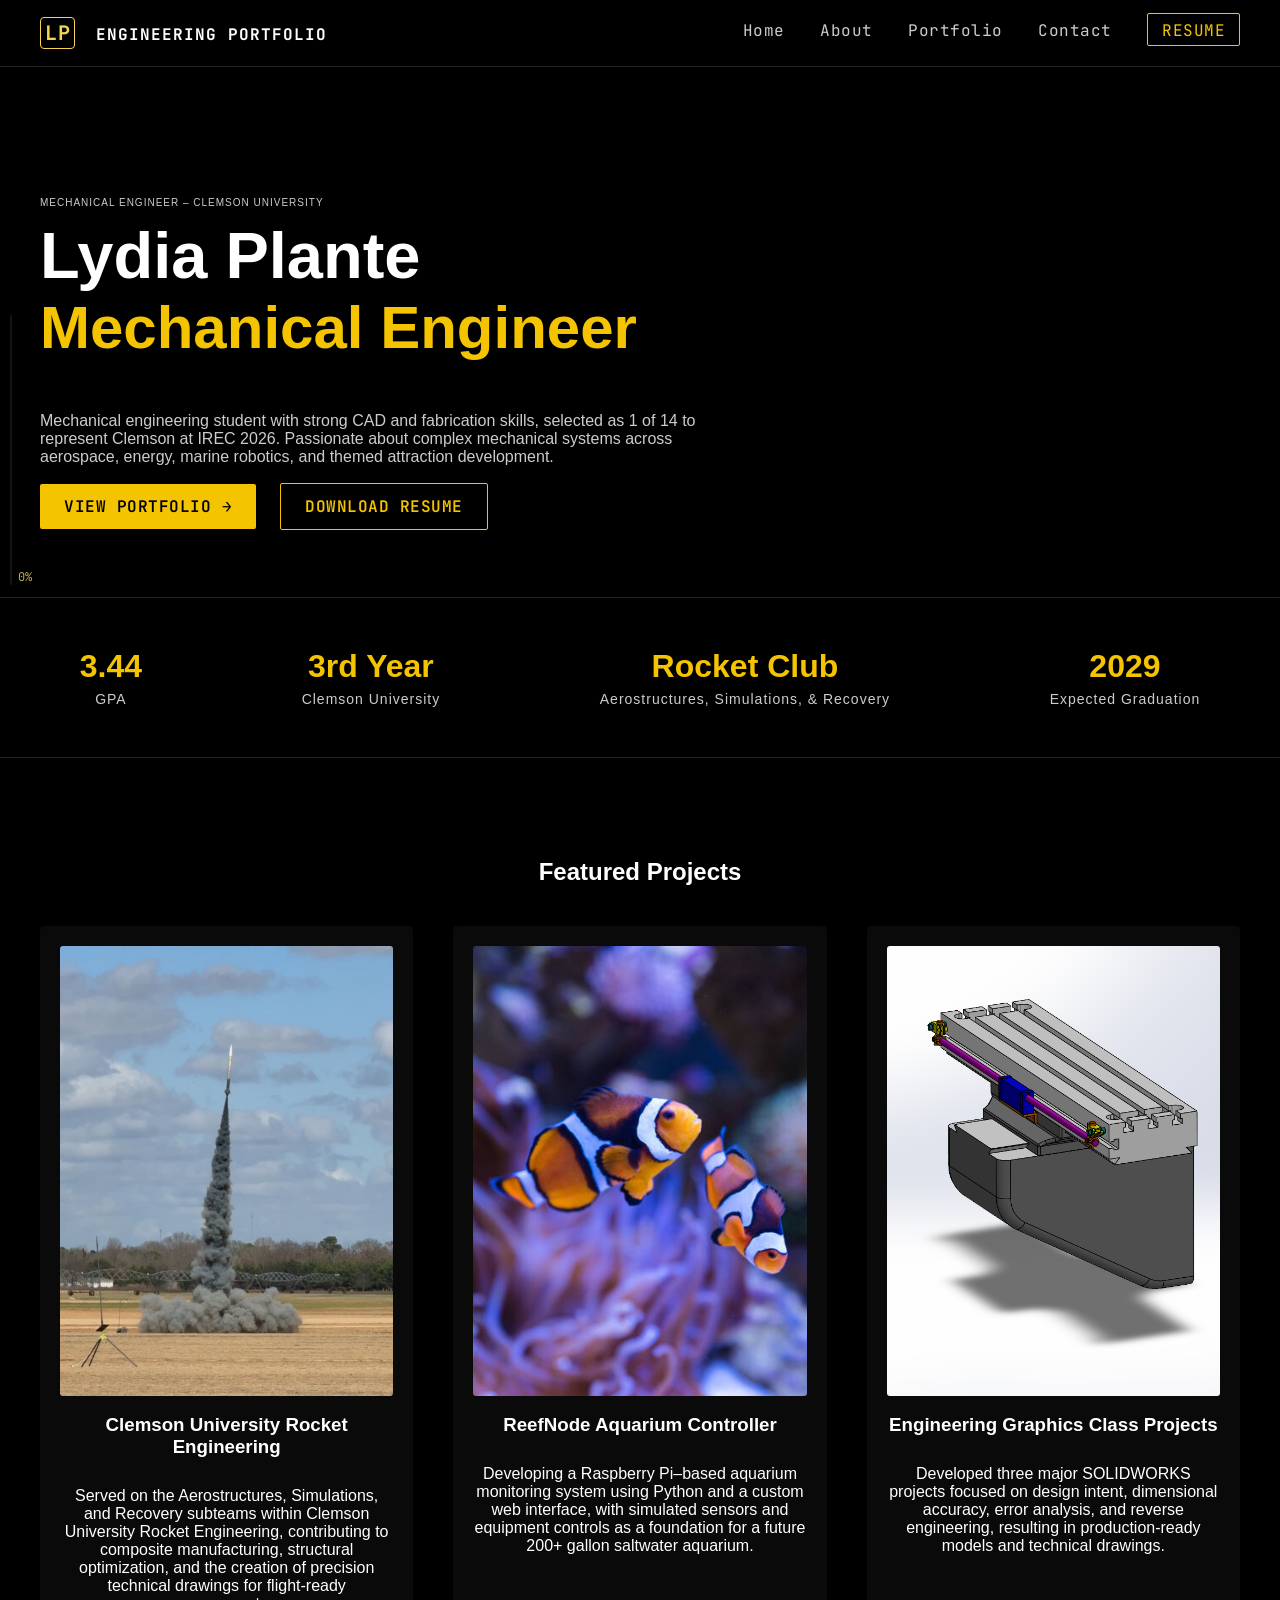
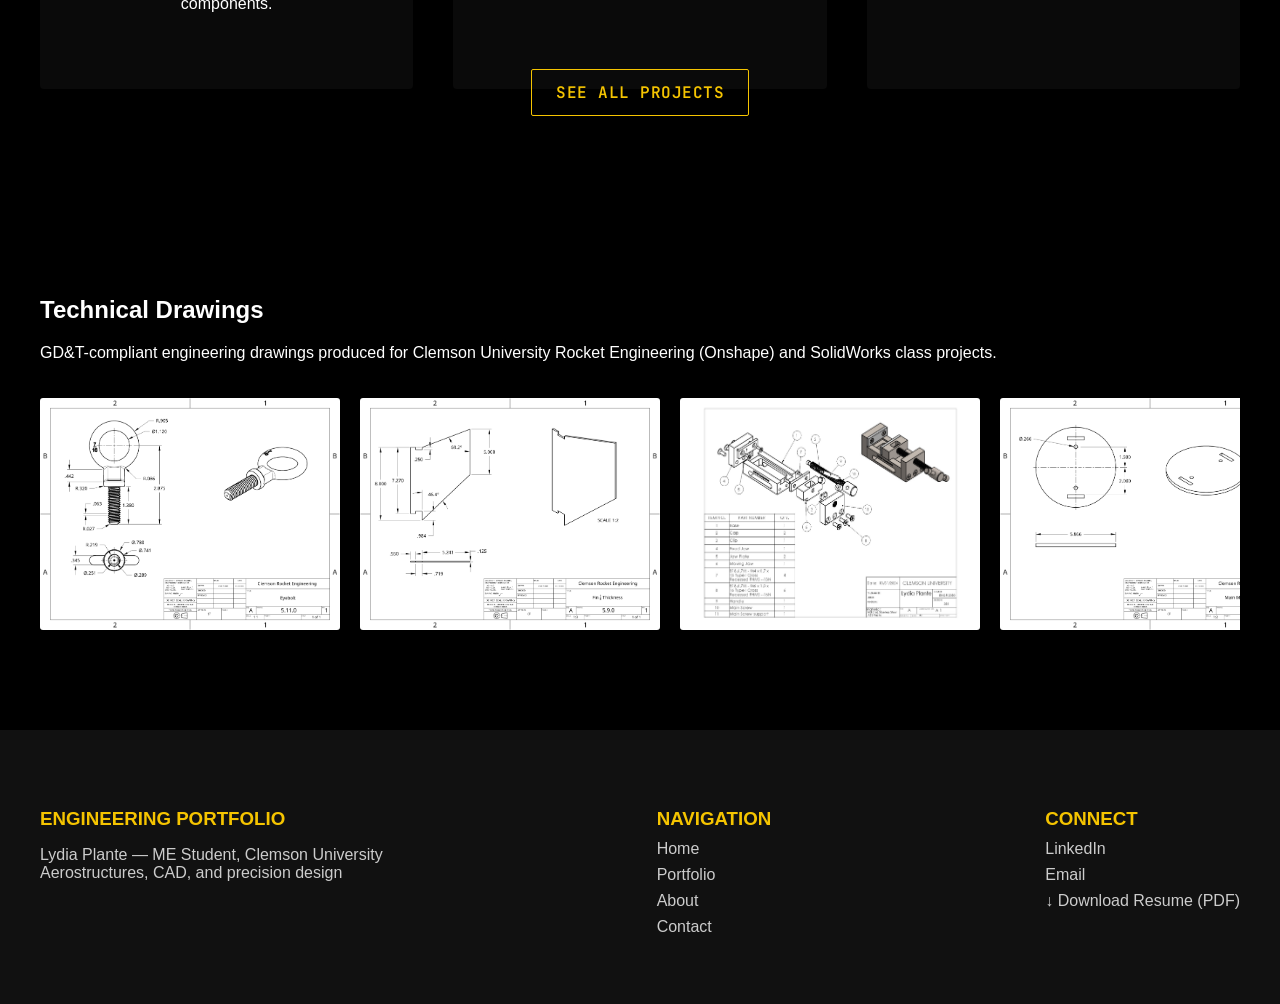
<file: index.html>
<!DOCTYPE html>
<html lang="en">
<head>
  <meta charset="UTF-8">
  <title>Lydia Plante – Engineering Portfolio</title>
  <link href="https://fonts.googleapis.com/css2?family=JetBrains+Mono:wght@400;500;700&display=swap" rel="stylesheet">
  <link rel="stylesheet" href="style.css">
</head>

<body>
<div id="v-progress-container">
  <div id="v-progress-bar"></div>
  <div id="v-progress-label">0%</div>
</div>


  <!-- HEADER / NAV -->
  <header class="nav">
  <div class="nav-left">
  <span class="lp-logo">LP</span> ENGINEERING PORTFOLIO
</div>
    <nav class="nav-right">
  <a class="nav-link" href="index.html">Home</a>
  <a class="nav-link" href="about.html">About</a>
  <a class="nav-link" href="portfolio.html">Portfolio</a>
  <a class="nav-link" href="contact.html">Contact</a>
  <a class="resume-btn" href="LP Resume 10_20_2026.pdf">RESUME</a>
</nav>
  </header>

  <!-- HERO SECTION -->
  <section class="hero">
    <p class="subheading">MECHANICAL ENGINEER – CLEMSON UNIVERSITY</p>
    <h1 class="name">Lydia Plante</h1>
    <h2 class="title">Mechanical Engineer</h2>

    <p class="description">
      Mechanical engineering student with strong CAD and fabrication skills, selected as 1 of 14 to represent Clemson at IREC 2026. Passionate about complex mechanical systems across aerospace, energy, marine robotics, and themed attraction development.
    </p>

    <div class="hero-buttons">
      <a class="btn-primary" href="portfolio.html">VIEW PORTFOLIO →</a>
      <a class="btn-outline" href="LP Resume 10_20_2026.pdf">DOWNLOAD RESUME</a>
    </div>
  </section>

  <!-- STATS ROW -->
  <section class="stats">
  <div class="stat-item">
    <div class="stat-value">3.44</div>
    <div class="stat-label">GPA</div>
  </div>

  <div class="stat-item">
    <div class="stat-value">3rd Year</div>
    <div class="stat-label">Clemson University</div>
  </div>

  <div class="stat-item">
    <div class="stat-value">Rocket Club</div>
    <div class="stat-label">Aerostructures, Simulations, & Recovery</div>
  </div>

  <div class="stat-item">
    <div class="stat-value">2029</div>
    <div class="stat-label">Expected Graduation</div>
  </div>
</section>

  <!-- FEATURED PROJECTS -->
  <section class="featured-projects" id="portfolio">
    <h2>Featured Projects</h2>

    <div class="project-grid">
      <div class="project-card">
        <img src="Visuals/testlaunch.jpg" alt="Rocket Engineering">
        <h3>Clemson University Rocket Engineering</h3>
        <p>Served on the Aerostructures, Simulations, and Recovery subteams within Clemson University Rocket Engineering, contributing to composite manufacturing, structural optimization, and the creation of precision technical drawings for flight‑ready components.
        </p>
      </div>

      <div class="project-card">
        <img src="Visuals/clown-fish.jpg" alt="Emperor Angelfish">
        <h3>ReefNode Aquarium Controller</h3>
        <p>Developing a Raspberry Pi–based aquarium monitoring system using Python and a custom web interface, with simulated sensors and equipment controls as a foundation for a future 200+ gallon saltwater aquarium.
        </p>
      </div>

      <div class="project-card">
        <img src="Visuals/Solidworks Table.png" alt="SOLIDWORKS Class">
        <h3>Engineering Graphics Class Projects</h3>
        <p>Developed three major SOLIDWORKS projects focused on design intent, dimensional accuracy, error analysis, and reverse engineering, resulting in production‑ready models and technical drawings.
        </p>
      </div>
    </div>

    <a class="btn-outline see-all" href="portfolio.html">SEE ALL PROJECTS</a>

  </section>

  <!-- TECHNICAL DRAWINGS -->
  <section class="technical-drawings">
    <h2>Technical Drawings</h2>
    <p>
      GD&T-compliant engineering drawings produced for Clemson University Rocket Engineering (Onshape) and
      SolidWorks class projects.
    </p>

<div class="drawing-carousel">
  <img src="Visuals/Eyebolt.png">
  <img src="Visuals/Fin 1-8 Thickness.png">
  <img src="Visuals/lmplant-P2-assembly-drawing.JPG">
  <img src="Visuals/Main_Middle_Bulkhead.png">
  <img src="Visuals/Motor Centering Ring.png">
  <img src="Visuals/Plate BlueRaven.png">
  <img src="Visuals/flangenut.png">
  <img src="Visuals/Plate Featherweight.png">
</div>

  </section>

  <!-- FOOTER -->
<footer class="footer">
  <div class="footer-column">
    <h3>ENGINEERING PORTFOLIO</h3>
    <p>
      Lydia Plante — ME Student, Clemson University<br>
      Aerostructures, CAD, and precision design
    </p>
  </div>

  <div class="footer-column">
    <h3>NAVIGATION</h3>
    <a href="index.html">Home</a>
    <a href="portfolio.html">Portfolio</a>
    <a href="about.html">About</a>
    <a href="contact.html">Contact</a>
  </div>

  <div class="footer-column">
    <h3>CONNECT</h3>
    <a href="https://www.linkedin.com/in/lydiaplante/" target="_blank">LinkedIn</a>
    <a href="mailto:lydia.plante@gmail.com">Email</a>
    <a href="LP Resume 10_20_2026.pdf" target="_blank">↓ Download Resume (PDF)</a>
  </div>
</footer>

<div id="scroll-top-btn">↑</div>

<!-- Scroll Progress Bar Animation -->
<script>
  window.addEventListener("scroll", () => {
    const scrollTop = window.scrollY;
    const docHeight = document.body.scrollHeight - window.innerHeight;
    const progress = scrollTop / docHeight;

    const bar = document.getElementById("v-progress-bar");
    const label = document.getElementById("v-progress-label");

    const percent = Math.round(progress * 100);

    bar.style.height = percent + "%";
    label.style.bottom = percent + "%";
    label.textContent = percent + "%";
  });
</script>

<script>
  const scrollBtn = document.getElementById("scroll-top-btn");

  window.addEventListener("scroll", () => {
    if (window.scrollY > 300) {
      scrollBtn.classList.add("visible");
    } else {
      scrollBtn.classList.remove("visible");
    }
  });

  scrollBtn.addEventListener("click", () => {
    window.scrollTo({
      top: 0,
      behavior: "smooth"
    });
  });
</script>

</body>
</html>
</file>
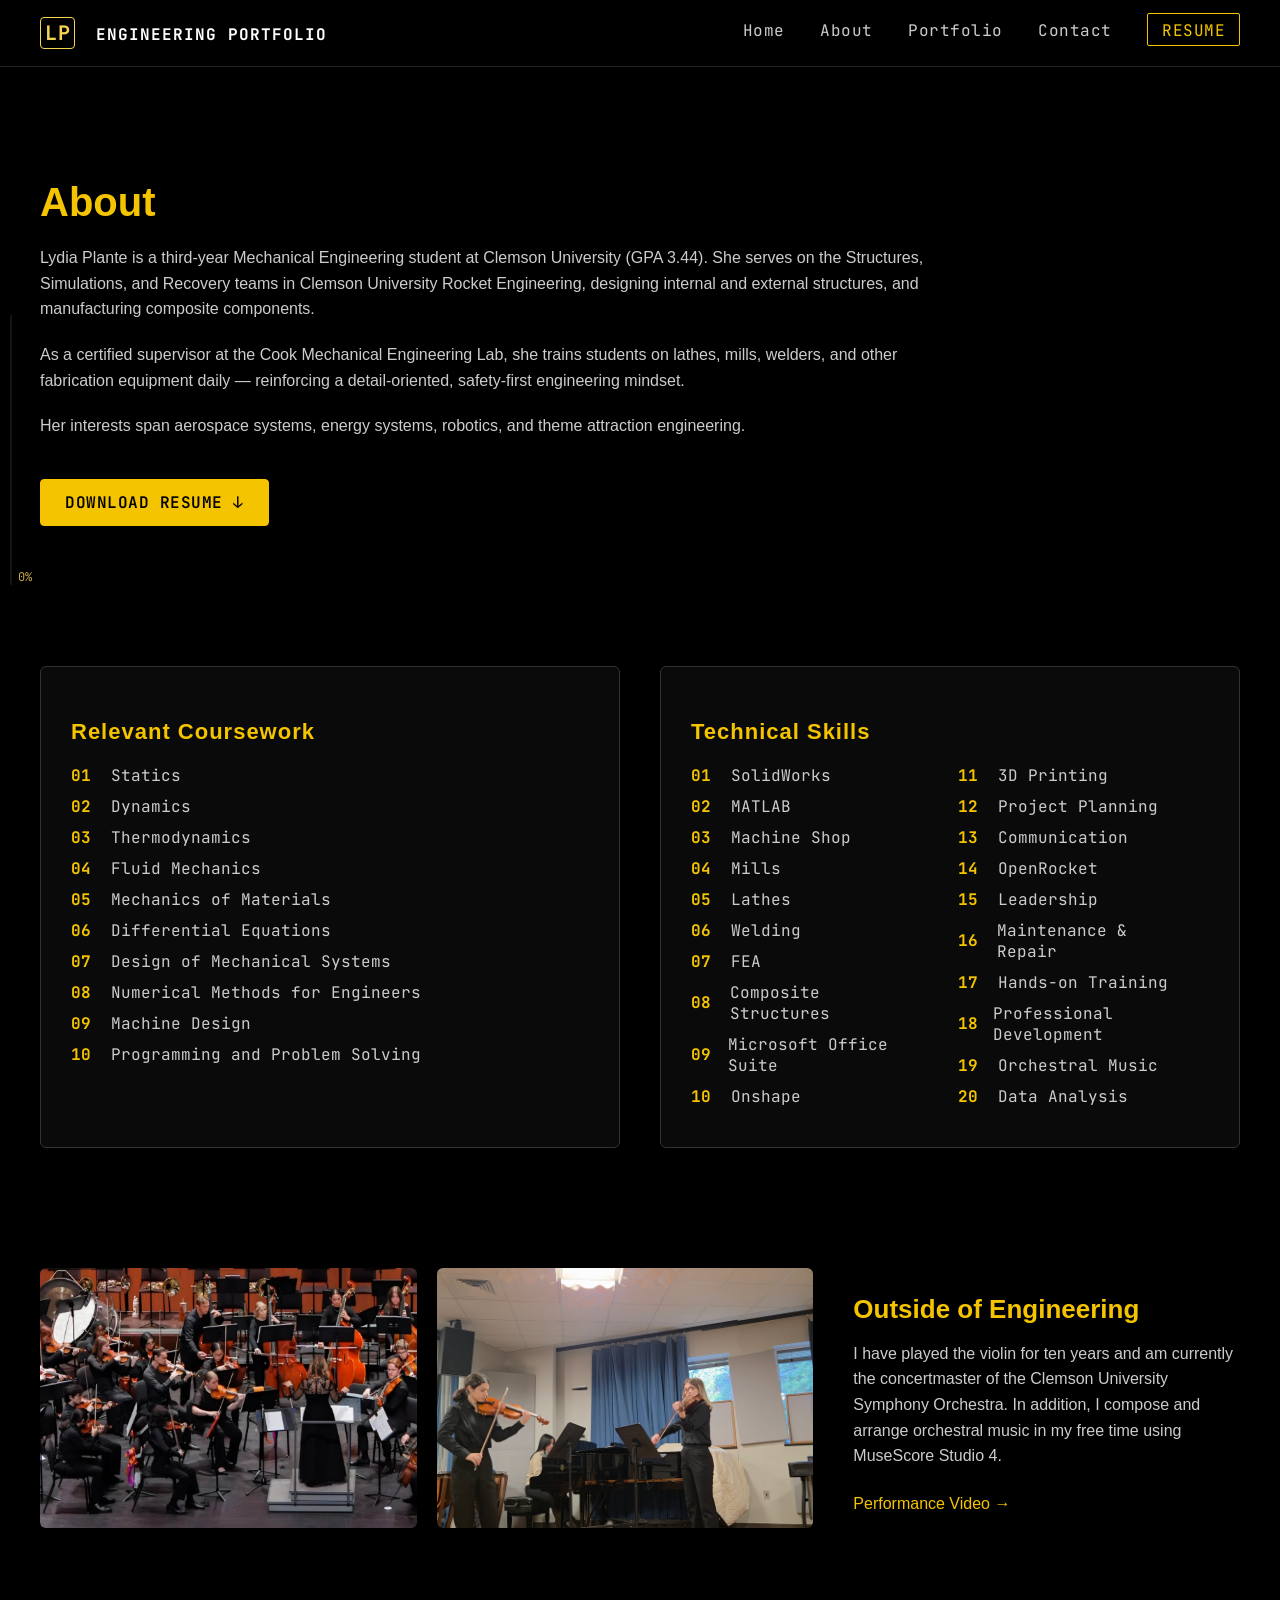
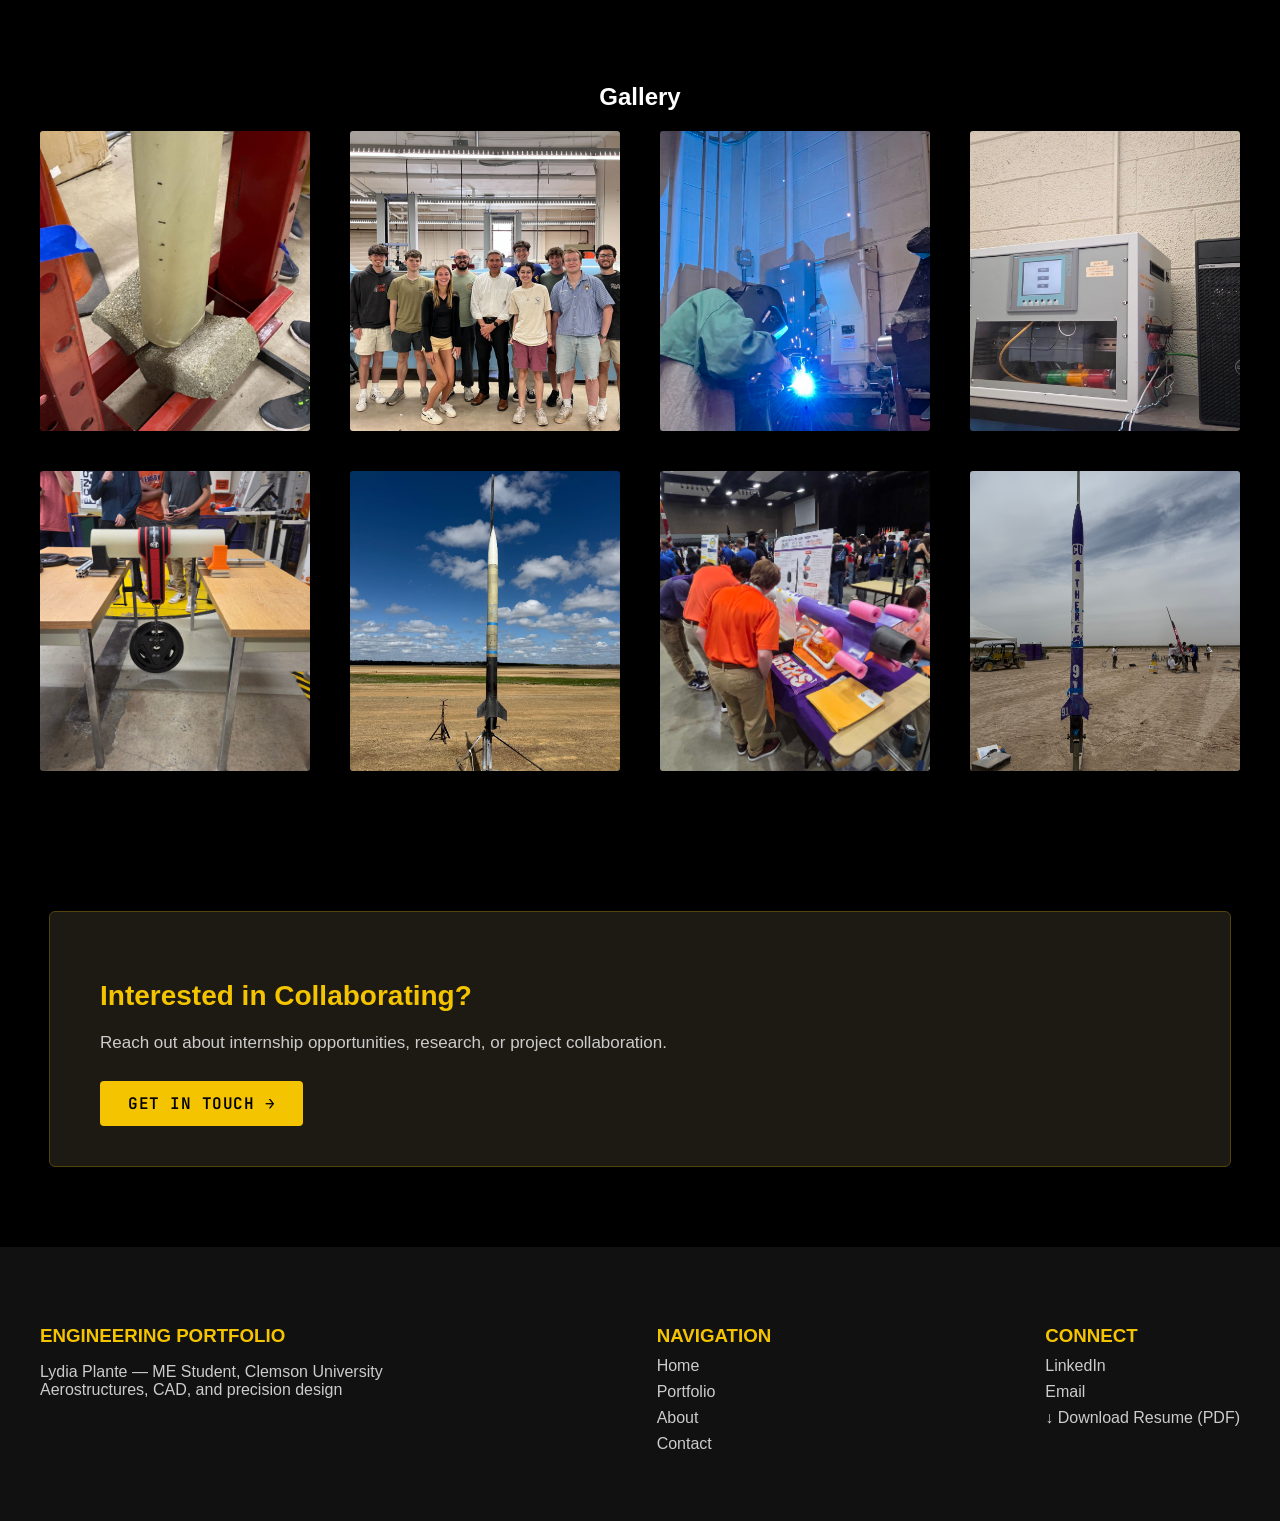
<file: about.html>
<!DOCTYPE html>
<html lang="en">
<head>
  <meta charset="UTF-8">
  <title>About – Lydia Plante</title>
  <link href="https://fonts.googleapis.com/css2?family=JetBrains+Mono:wght@400;500;700&display=swap" rel="stylesheet">
  <link rel="stylesheet" href="style.css">
</head>

<body>
  <div id="v-progress-container">
  <div id="v-progress-bar"></div>
  <div id="v-progress-label">0%</div>
</div>

  <!-- NAVIGATION (same as homepage) -->
  <header class="nav">
  <div class="nav-left">
  <span class="lp-logo">LP</span> ENGINEERING PORTFOLIO
</div>
    <nav class="nav-right">
      <a class="nav-link" href="index.html">Home</a>
      <a class="nav-link" href="about.html">About</a>
      <a class="nav-link" href="portfolio.html">Portfolio</a>
      <a class="nav-link" href="contact.html">Contact</a>
      <a class="resume-btn" href="LP Resume 10_20_2026.pdf" target="_blank">RESUME</a>
    </nav>
  </header>

  <!-- ABOUT SECTION -->
  <section class="about">
    <h2>About</h2>

    <p>
      Lydia Plante is a third-year Mechanical Engineering student at Clemson University (GPA 3.44).
      She serves on the Structures, Simulations, and Recovery teams in Clemson University Rocket Engineering,
      designing internal and external structures, and manufacturing composite components.
    </p>

    <p>
      As a certified supervisor at the Cook Mechanical Engineering Lab, she trains students on lathes, mills,
      welders, and other fabrication equipment daily — reinforcing a detail-oriented, safety-first engineering mindset.
    </p>

    <p>
      Her interests span aerospace systems, energy systems, robotics, and theme attraction engineering.
    </p>

    <a class="about-resume-btn" href="LP Resume 10_20_2026.pdf" target="_blank">
      DOWNLOAD RESUME ↓
    </a>
  </section>

  <section class="coursework-skills">
  
  <div class="info-box">
    <h3>Relevant Coursework</h3>
    <ul>
      <li><span>01</span> Statics</li>
      <li><span>02</span> Dynamics</li>
      <li><span>03</span> Thermodynamics</li>
      <li><span>04</span> Fluid Mechanics</li>
      <li><span>05</span> Mechanics of Materials</li>
      <li><span>06</span> Differential Equations</li>
      <li><span>07</span> Design of Mechanical Systems</li>
      <li><span>08</span> Numerical Methods for Engineers</li>
      <li><span>09</span> Machine Design</li>
      <li><span>10</span> Programming and Problem Solving</li>
    </ul>
  </div>

  <div class="info-box">
    <h3>Technical Skills</h3>
    <ul class="two-col">
      <li><span>01</span> SolidWorks</li>
      <li><span>02</span> MATLAB</li>
      <li><span>03</span> Machine Shop</li>
      <li><span>04</span> Mills</li>
      <li><span>05</span> Lathes</li>
      <li><span>06</span> Welding</li>
      <li><span>07</span> FEA</li>
      <li><span>08</span> Composite Structures</li>
      <li><span>09</span> Microsoft Office Suite</li>
      <li><span>10</span> Onshape</li>
      <li><span>11</span> 3D Printing</li>
      <li><span>12</span> Project Planning</li>
      <li><span>13</span> Communication</li>
      <li><span>14</span> OpenRocket</li>
      <li><span>15</span> Leadership</li>
      <li><span>16</span> Maintenance & Repair</li>
      <li><span>17</span> Hands-on Training</li>
      <li><span>18</span> Professional Development</li>
      <li><span>19</span> Orchestral Music</li>
      <li><span>20</span> Data Analysis</li>
    </ul>
  </div>

</section>

<!-- OUTSIDE OF ENGINEERING -->
 <section class="outside-engineering">

  <div class="outside-grid">

    <div class="outside-images">
      <img src="Visuals/orchestra1.jpg" alt="">
      <img src="Visuals/orchestra2.jpg" alt="">
    </div>

    <div class="outside-text">
      <h3>Outside of Engineering</h3>
      <p>
        I have played the violin for ten years and am currently the concertmaster
        of the Clemson University Symphony Orchestra. In addition, I compose and arrange
        orchestral music in my free time using MuseScore Studio 4.
      </p>
      <a class="report-link" href="https://youtu.be/G04b_4TeErg" target="_blank">
  Performance Video →
</a>
    </div>

  </div>

</section>

  <!-- IMAGE GRID -->
  <section class="image-grid-section">
    <h1>Gallery</h1>
    <div class="image-grid">
      <img src="Visuals/hydraulic.jpg">
      <img src="Visuals/groupsup.jpg">
      <img src="Visuals/welding.jpg">
      <img src="Visuals/HMI.jpg">
      <img src="Visuals/weighttest.jpg">
      <img src="Visuals/rocketset.jpg">
      <img src="Visuals/irectabling.jpg">
      <img src="Visuals/comprocket.jpg">
    </div>
  </section>

  <section class="collab-cta">
  <div class="collab-box">
    <h3>Interested in Collaborating?</h3>
    <p>
      Reach out about internship opportunities, research, or project collaboration.
    </p>
    <a class="collab-btn" href="contact.html">GET IN TOUCH →</a>
  </div>
</section>

  <!-- FOOTER -->
  <footer class="footer">
    <div class="footer-column">
      <h3>ENGINEERING PORTFOLIO</h3>
      <p>
        Lydia Plante — ME Student, Clemson University<br>
        Aerostructures, CAD, and precision design
      </p>
    </div>

    <div class="footer-column">
      <h3>NAVIGATION</h3>
      <a href="index.html">Home</a>
      <a href="portfolio.html">Portfolio</a>
      <a href="about.html">About</a>
      <a href="contact.html">Contact</a>
    </div>

    <div class="footer-column">
      <h3>CONNECT</h3>
      <a href="https://www.linkedin.com/in/lydiaplante/" target="_blank">LinkedIn</a>
      <a href="mailto:lydia.plante@gmail.com">Email</a>
      <a href="LP Resume 10_20_2026.pdf" target="_blank">↓ Download Resume (PDF)</a>
    </div>
  </footer>

<div id="scroll-top-btn">↑</div>

<!-- Scroll Progress Bar Animation -->
<script>
  window.addEventListener("scroll", () => {
    const scrollTop = window.scrollY;
    const docHeight = document.body.scrollHeight - window.innerHeight;
    const progress = scrollTop / docHeight;

    const bar = document.getElementById("v-progress-bar");
    const label = document.getElementById("v-progress-label");

    const percent = Math.round(progress * 100);

    bar.style.height = percent + "%";
    label.style.bottom = percent + "%";
    label.textContent = percent + "%";
  });
</script>

<script>
  const scrollBtn = document.getElementById("scroll-top-btn");

  window.addEventListener("scroll", () => {
    if (window.scrollY > 300) {
      scrollBtn.classList.add("visible");
    } else {
      scrollBtn.classList.remove("visible");
    }
  });

  scrollBtn.addEventListener("click", () => {
    window.scrollTo({
      top: 0,
      behavior: "smooth"
    });
  });
</script>

</body>
</html>
</file>
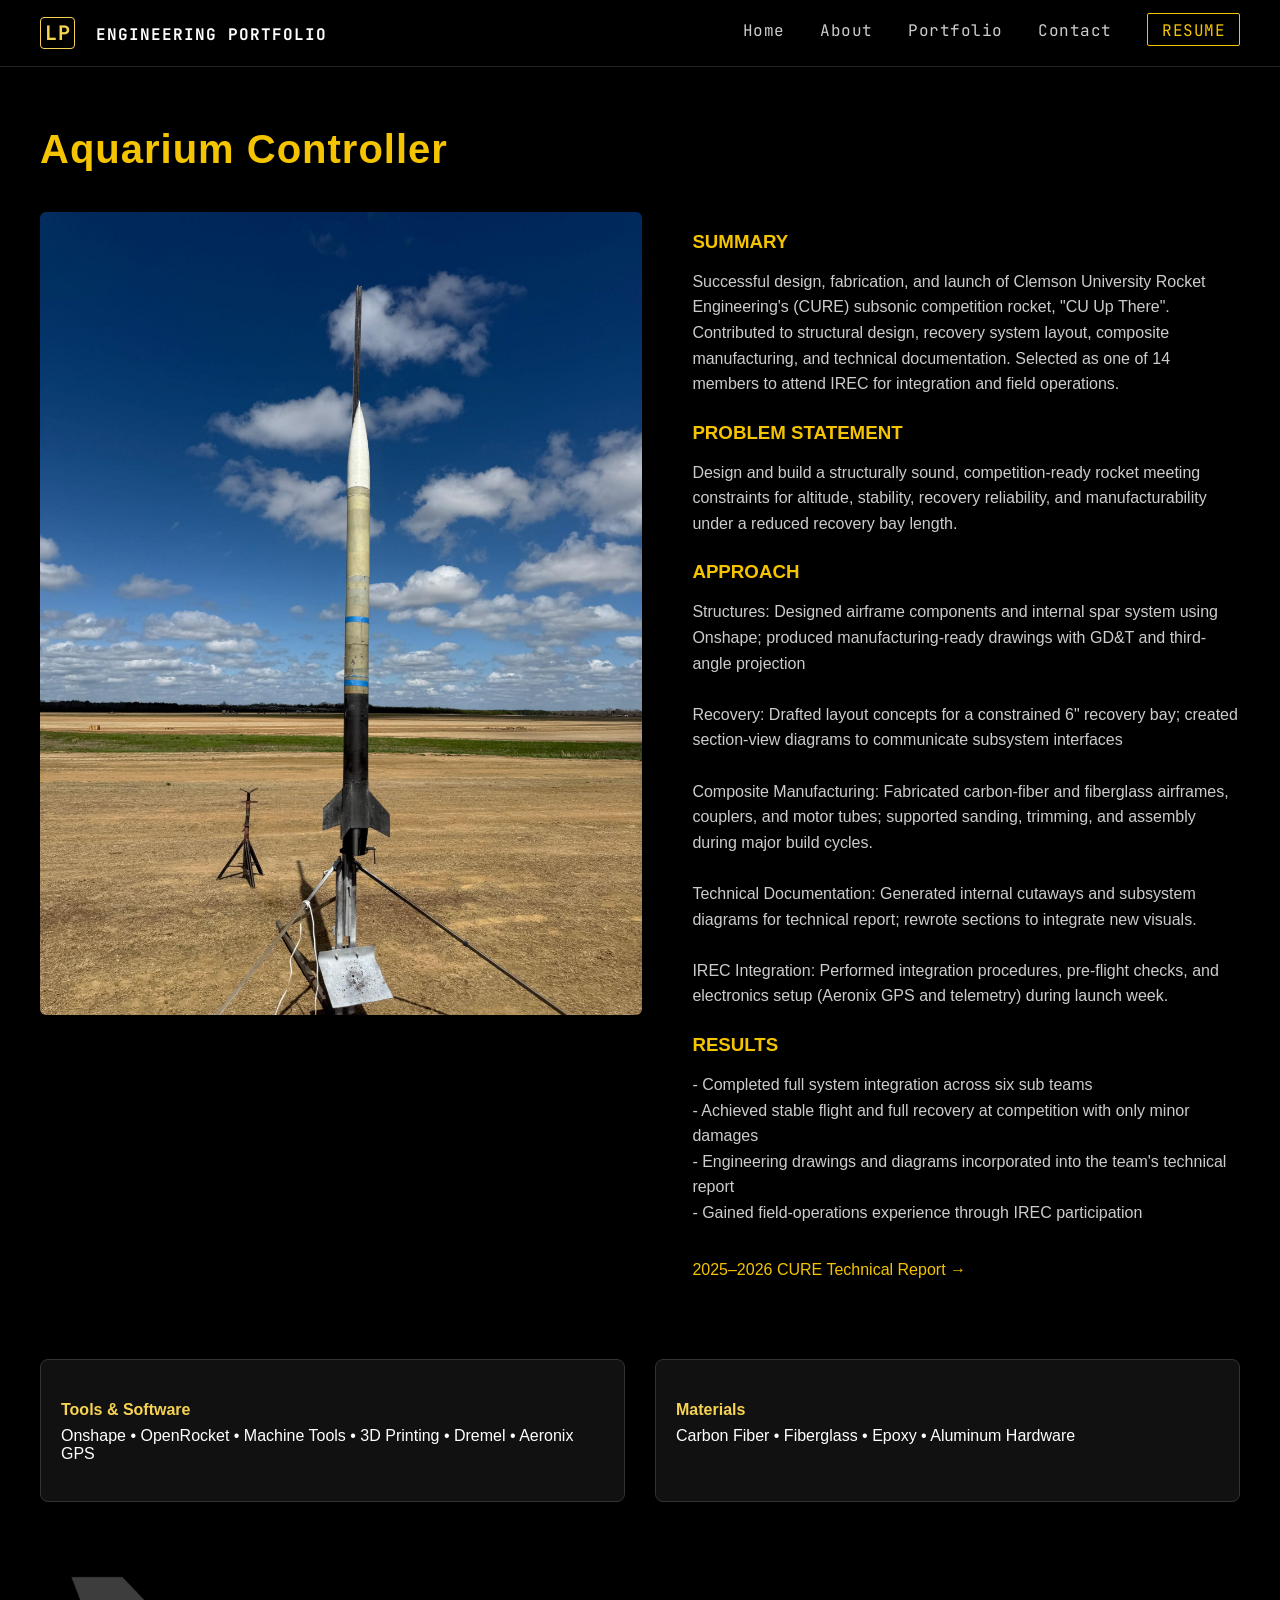
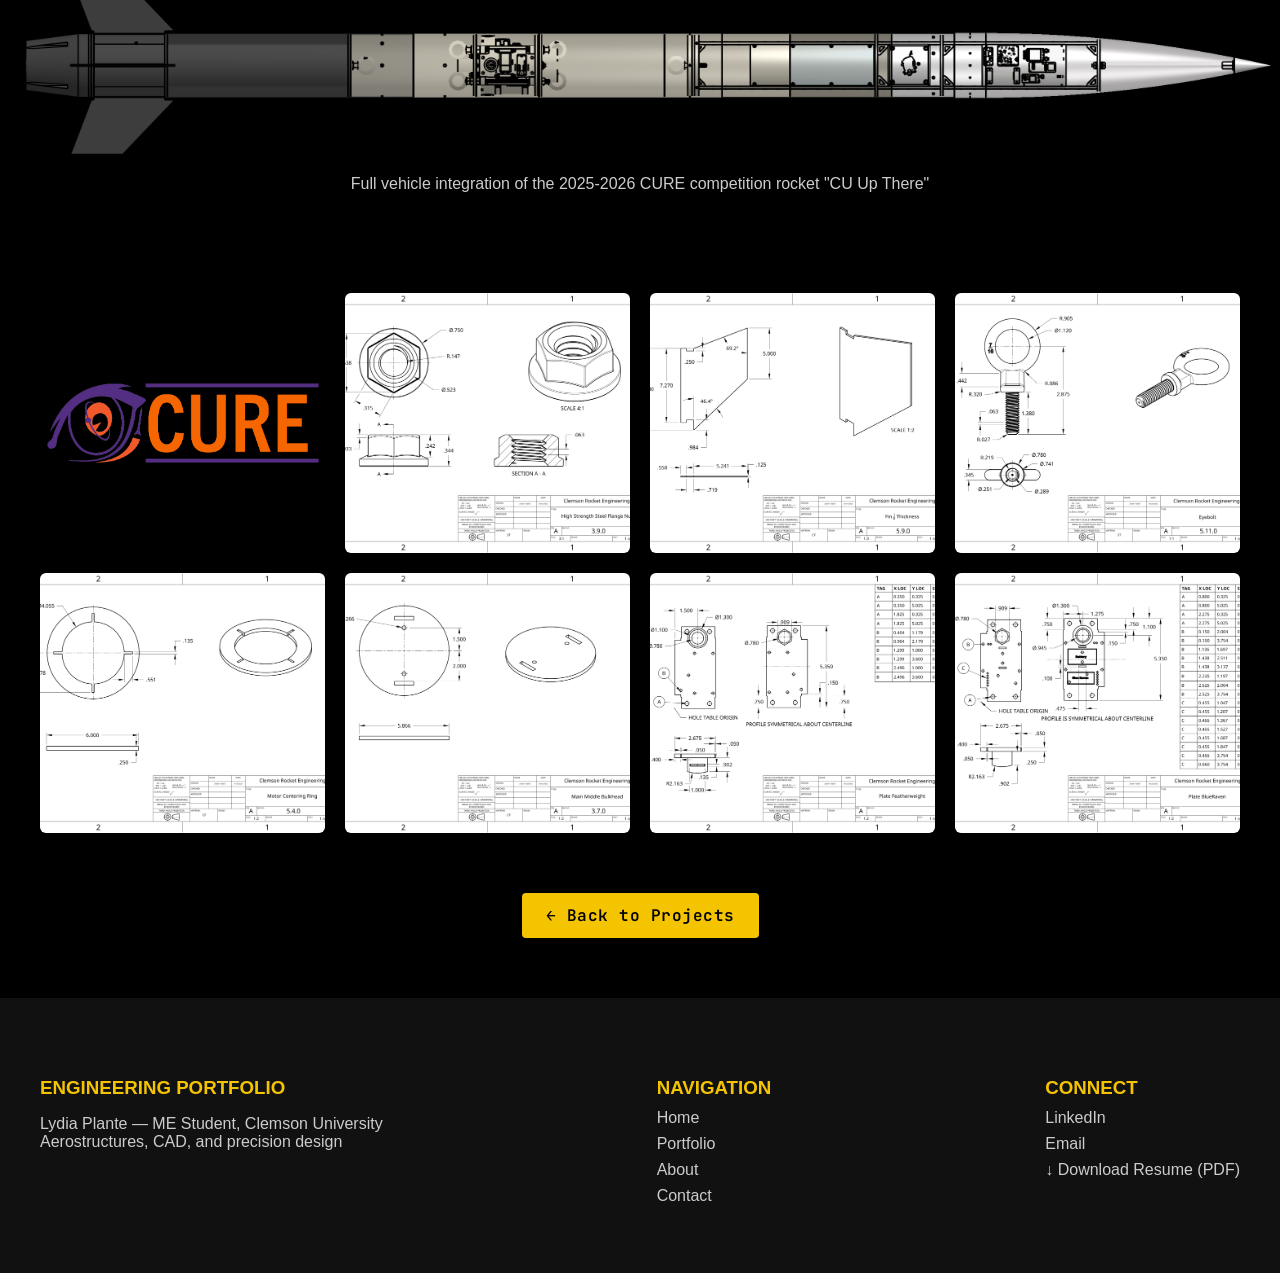
<file: AquaController.html>
<!DOCTYPE html>
<html lang="en">
<head>
  <meta charset="UTF-8">
  <title>Aquarium Controller</title>
  <link href="https://fonts.googleapis.com/css2?family=JetBrains+Mono:wght@400;500;700&display=swap" rel="stylesheet">
  <link rel="stylesheet" href="style.css">
</head>

<body>

  <!-- NAVIGATION -->
  <header class="nav">
  <div class="nav-left">
  <span class="lp-logo">LP</span> ENGINEERING PORTFOLIO
</div>
    <nav class="nav-right">
      <a class="nav-link" href="index.html">Home</a>
      <a class="nav-link" href="about.html">About</a>
      <a class="nav-link" href="portfolio.html">Portfolio</a>
      <a class="nav-link" href="contact.html">Contact</a>
      <a class="resume-btn" href="LP Resume 10_20_2026.pdf" target="_blank">RESUME</a>
    </nav>
  </header>

  <section class="project-header">
  <h1>Aquarium Controller</h1>
</section>

  <!-- TOP SPLIT SECTION -->
<section class="project-split">

  <div class="project-split-left">
    <img src="Visuals/rocketset.jpg" alt="Rocket Launch">
  </div>

  <div class="project-split-right">

    <div class="project-section">
      <h3>SUMMARY</h3>
      <p>
        Successful design, fabrication, and launch of Clemson University Rocket Engineering's (CURE) subsonic
        competition rocket, "CU Up There". Contributed to structural design, recovery system
        layout, composite manufacturing, and technical documentation. Selected as one of 14
        members to attend IREC for integration and field operations.
      </p>
    </div>

    <div class="project-section">
      <h3>PROBLEM STATEMENT</h3>
      <p>
        Design and build a structurally sound, competition-ready rocket meeting constraints for
        altitude, stability, recovery reliability, and manufacturability under a reduced
        recovery bay length.
      </p>
    </div>

    <div class="project-section">
      <h3>APPROACH</h3>
      <p>
      Structures: Designed airframe components and internal spar system using Onshape; produced
      manufacturing-ready drawings with GD&T and third-angle projection<br><br>
      Recovery: Drafted layout concepts for a constrained 6" recovery bay; created section-view diagrams to
      communicate subsystem interfaces<br><br>
      Composite Manufacturing: Fabricated carbon-fiber and fiberglass airframes, couplers, and motor tubes; supported
      sanding, trimming, and assembly during major build cycles.<br><br>
      Technical Documentation: Generated internal cutaways and subsystem diagrams for technical report; rewrote
      sections to integrate new visuals.<br><br>
      IREC Integration: Performed integration procedures, pre-flight checks, and electronics setup (Aeronix GPS and telemetry)
      during launch week.
      </p>
    </div>

    <div class="project-section">
      <h3>RESULTS</h3>
      <p>
        - Completed full system integration across six sub teams<br>
        - Achieved stable flight and full recovery at competition with only minor damages<br>
        - Engineering drawings and diagrams incorporated into the team's technical report<br>
        - Gained field-operations experience through IREC participation
      </p>
    </div>

<a class="report-link" href="Team91_Clemson University_Project Technical Report.pdf" target="_blank">
  2025–2026 CURE Technical Report →
</a>

  </div>

<div class="bottom-row full-width">
  <div class="bottom-box">
    <h4>Tools & Software</h4>
    <p>Onshape • OpenRocket • Machine Tools • 3D Printing • Dremel • Aeronix GPS<br><br></p>
  </div>

  <div class="bottom-box">
    <h4>Materials</h4>
    <p>Carbon Fiber • Fiberglass • Epoxy • Aluminum Hardware<br><br></p>
  </div>
</div>


</div>


</section>

<!-- FULL ROCKET INTEGRATION IMAGE -->
<section class="integration-image">
<img src="Visuals/Assembly 1.png" alt="">
<p>Full vehicle integration of the 2025-2026 CURE competition rocket "CU Up There"</p>
</section> 


  <!-- TECHNICAL DRAWINGS GALLERY -->
  <section class="project-gallery">
    <img src="Visuals/CUREbanner.png" alt="">
    <img src="Visuals/flangenut.png" alt="">
    <img src="Visuals/Fin 1-8 Thickness.png" alt="">
    <img src="Visuals/Eyebolt.png" alt="">
    <img src="Visuals/Motor Centering Ring.png" alt="">
    <img src="Visuals/Main_Middle_Bulkhead.png" alt="">
    <img src="Visuals/Plate Featherweight.png" alt="">
    <img src="Visuals/Plate BlueRaven.png" alt="">
  </section>

  <div class="back-container">
    <a class="back-btn" href="portfolio.html">← Back to Projects</a>
  </div>

  <!-- FOOTER -->
  <footer class="footer">
    <div class="footer-column">
      <h3>ENGINEERING PORTFOLIO</h3>
      <p>
        Lydia Plante — ME Student, Clemson University<br>
        Aerostructures, CAD, and precision design
      </p>
    </div>

    <div class="footer-column">
      <h3>NAVIGATION</h3>
      <a href="index.html">Home</a>
      <a href="portfolio.html">Portfolio</a>
      <a href="about.html">About</a>
      <a href="contact.html">Contact</a>
    </div>

    <div class="footer-column">
      <h3>CONNECT</h3>
      <a href="https://www.linkedin.com/in/lydiaplante" target="_blank">LinkedIn</a>
      <a href="mailto:lydia.plante@gmail.com">Email</a>
      <a href="LP Resume 10_20_2026.pdf" target="_blank">↓ Download Resume (PDF)</a>
</div>
</file>
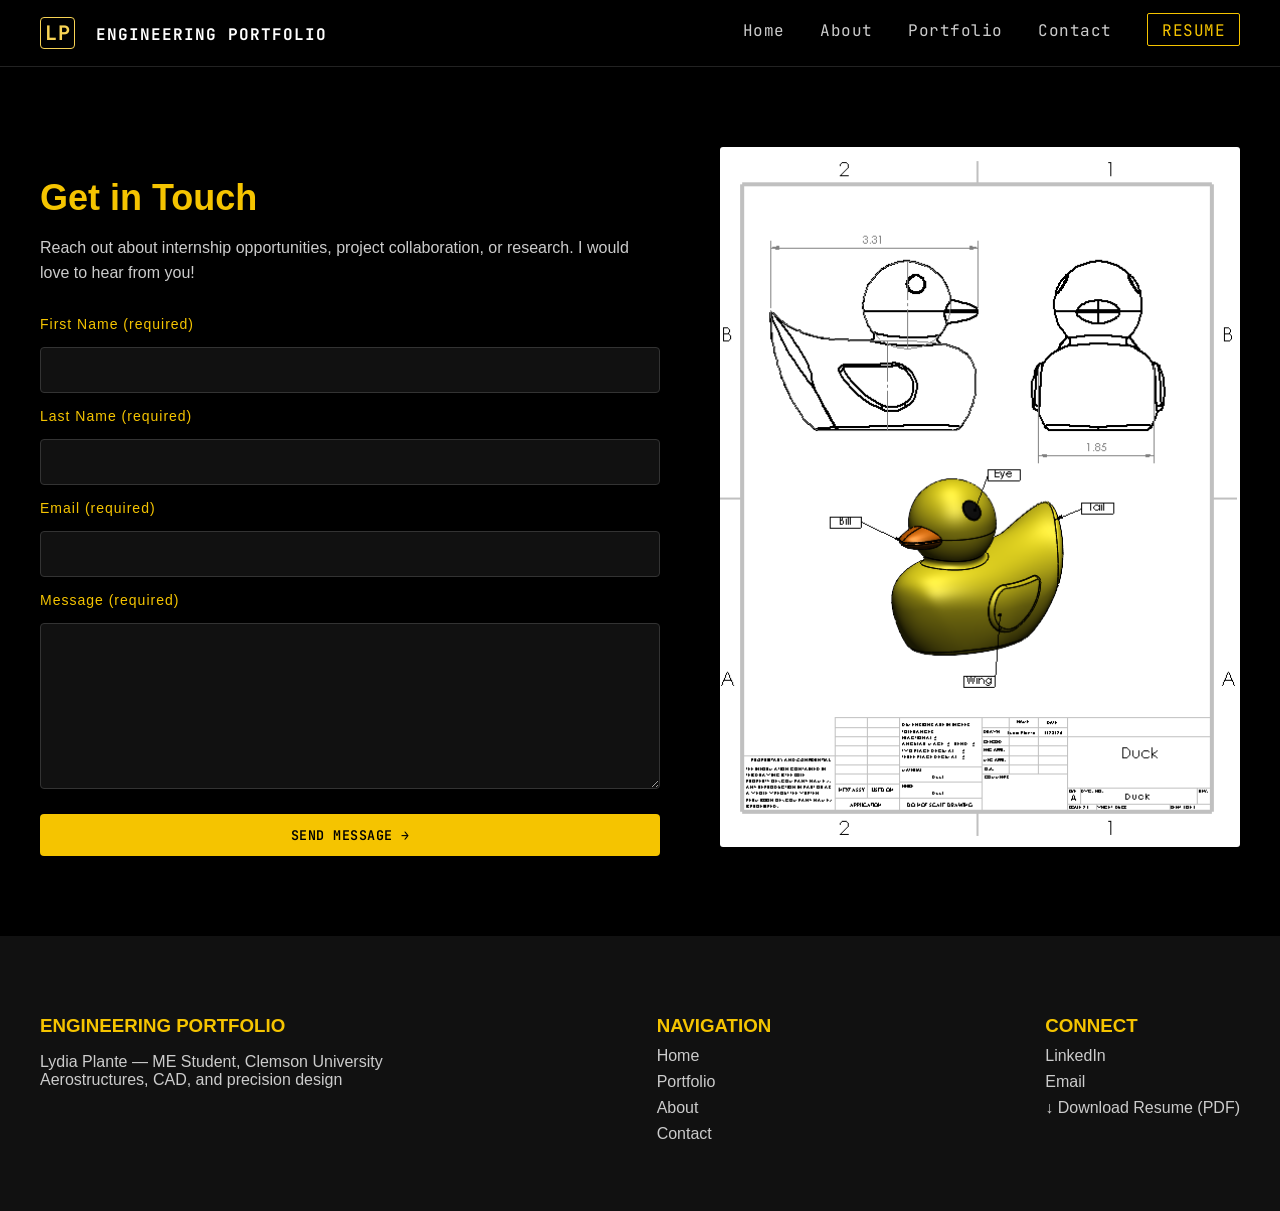
<file: contact.html>
<!DOCTYPE html>
<html lang="en">
<head>
  <meta charset="UTF-8">
  <title>Contact – Lydia Plante</title>
  <link href="https://fonts.googleapis.com/css2?family=JetBrains+Mono:wght@400;500;700&display=swap" rel="stylesheet">
  <link rel="stylesheet" href="style.css">
</head>

<body>

  <!-- NAVIGATION (same as other pages) -->
  <header class="nav">
  <div class="nav-left">
  <span class="lp-logo">LP</span> ENGINEERING PORTFOLIO
</div>
    <nav class="nav-right">
      <a class="nav-link" href="index.html">Home</a>
      <a class="nav-link" href="about.html">About</a>
      <a class="nav-link" href="portfolio.html">Portfolio</a>
      <a class="nav-link" href="contact.html">Contact</a>
      <a class="resume-btn" href="LP Resume 10_20_2026.pdf" target="_blank">RESUME</a>
    </nav>
  </header>

  <!-- CONTACT SECTION -->
  <section class="contact-section">

    <div class="contact-left">
      <h2>Get in Touch</h2>
      <p>
        Reach out about internship opportunities, project collaboration, or research.
        I would love to hear from you!
      </p>

        <form class="contact-form" action="https://formsubmit.co/lydia.plante@gmail.com" method="POST">

        <label>First Name (required)</label>
        <input type="text" name="first-name" required>

        <label>Last Name (required)</label>
        <input type="text" name="last-name" required>

        <label>Email (required)</label>
        <input type="email" name="email" required>

        <label>Message (required)</label>
        <textarea name="message" required></textarea>

        <button type="submit" class="contact-btn">SEND MESSAGE →</button>
      </form>
    </div>

    <div class="contact-right">
      <img src="Visuals/Duck.PNG" alt="Engineering Drawing">
    </div>

  </section>

  <!-- FOOTER -->
  <footer class="footer">
    <div class="footer-column">
      <h3>ENGINEERING PORTFOLIO</h3>
      <p>
        Lydia Plante — ME Student, Clemson University<br>
        Aerostructures, CAD, and precision design
      </p>
    </div>

    <div class="footer-column">
      <h3>NAVIGATION</h3>
      <a href="index.html">Home</a>
      <a href="portfolio.html">Portfolio</a>
      <a href="about.html">About</a>
      <a href="contact.html">Contact</a>
    </div>

    <div class="footer-column">
      <h3>CONNECT</h3>
      <a href="https://www.linkedin.com/in/lydiaplante/" target="_blank">LinkedIn</a>
      <a href="mailto:lydia.plante@gmail.com">Email</a>
      <a href="LP Resume 10_20_2026.pdf" target="_blank">↓ Download Resume (PDF)</a>
      </div>

      </footer>
</body>
</html>
</file>
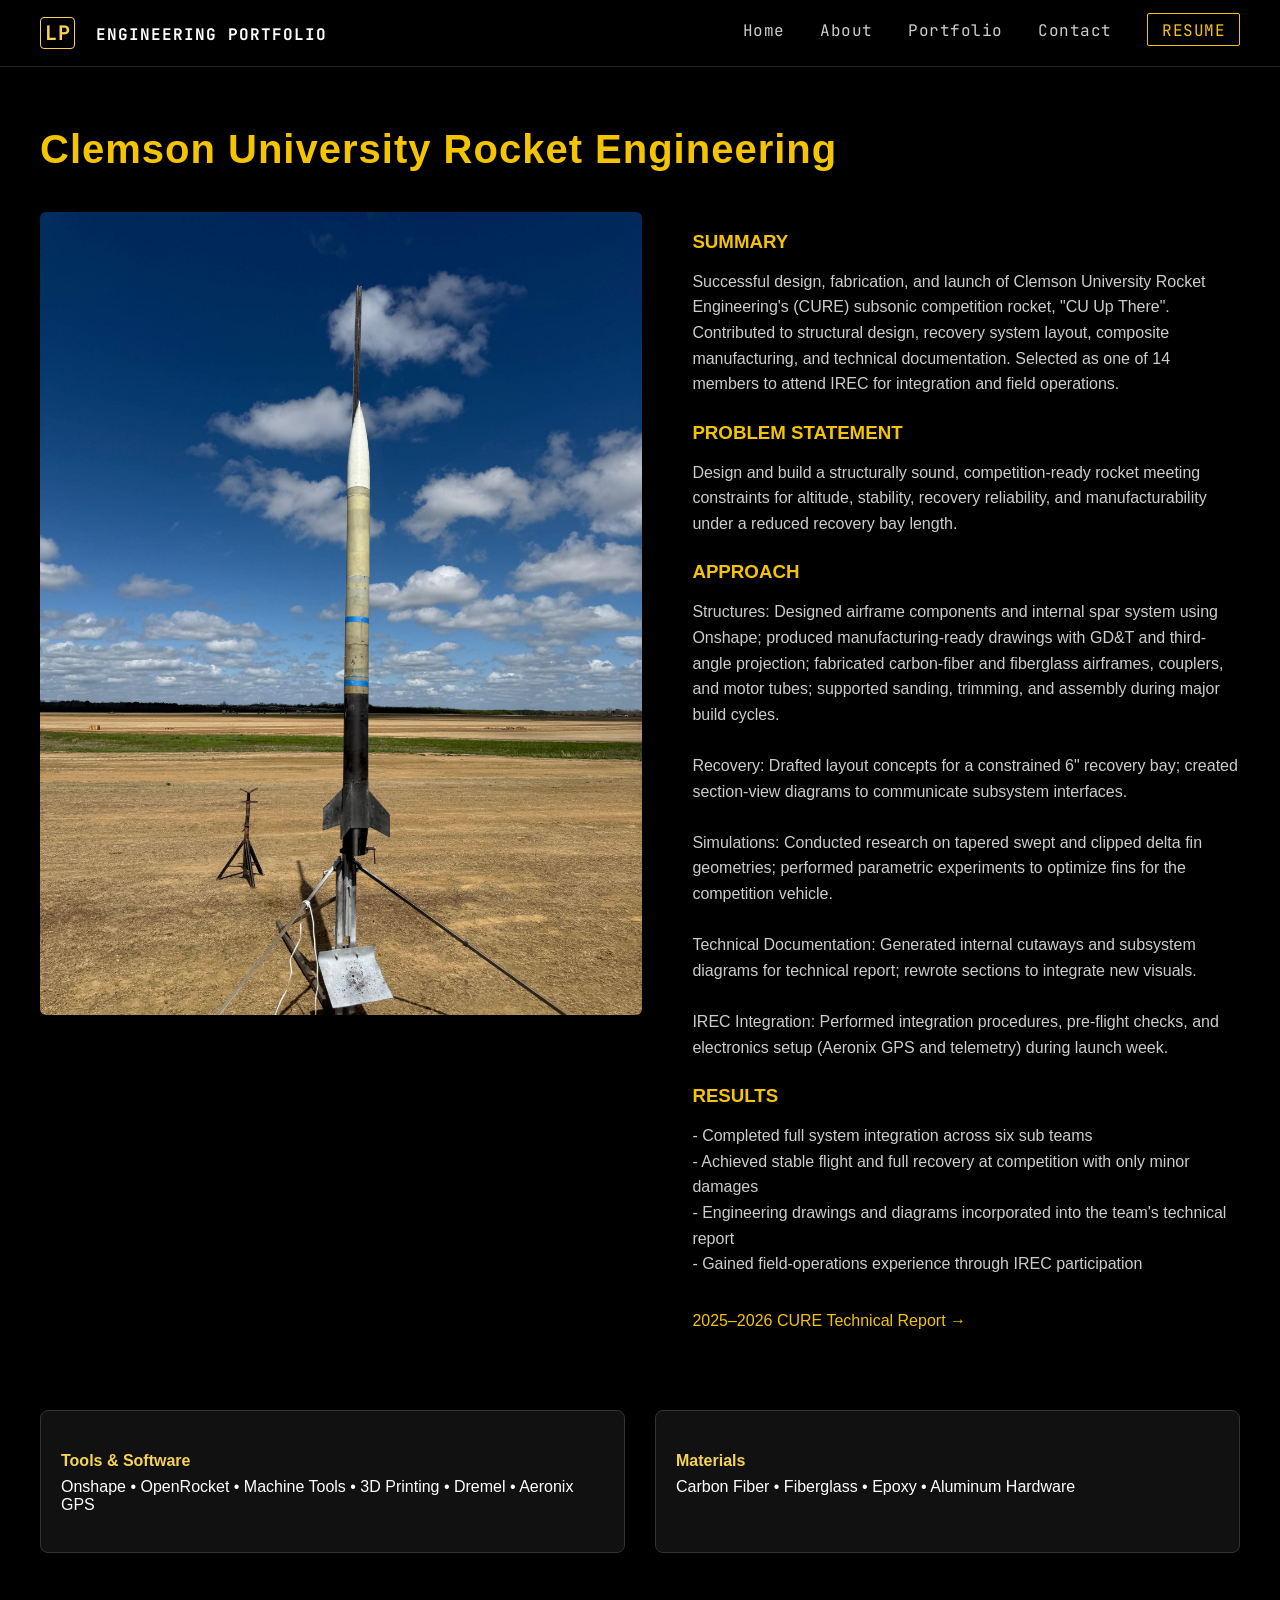
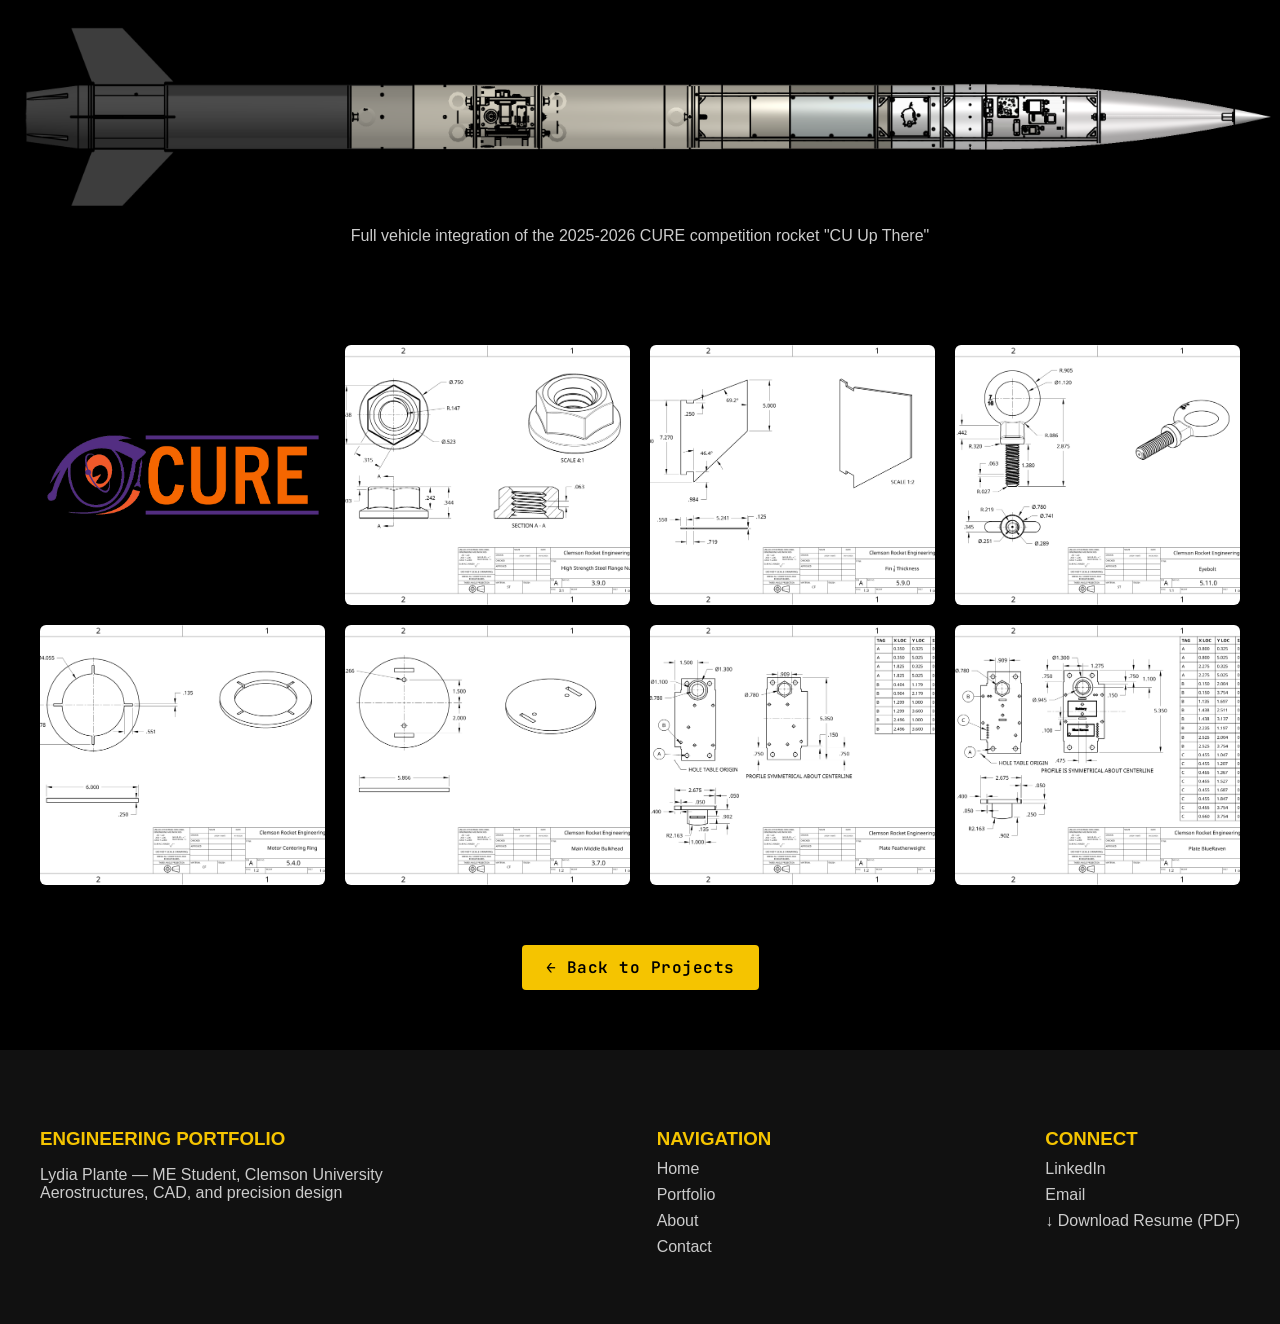
<file: CURE.html>
<!DOCTYPE html>
<html lang="en">
<head>
  <meta charset="UTF-8">
  <title>Clemson University Rocket Engineering</title>
  <link href="https://fonts.googleapis.com/css2?family=JetBrains+Mono:wght@400;500;700&display=swap" rel="stylesheet">
  <link rel="stylesheet" href="style.css">
</head>

<body>

  <!-- NAVIGATION -->
  <header class="nav">
  <div class="nav-left">
  <span class="lp-logo">LP</span> ENGINEERING PORTFOLIO
</div>
    <nav class="nav-right">
      <a class="nav-link" href="index.html">Home</a>
      <a class="nav-link" href="about.html">About</a>
      <a class="nav-link" href="portfolio.html">Portfolio</a>
      <a class="nav-link" href="contact.html">Contact</a>
      <a class="resume-btn" href="LP Resume 10_20_2026.pdf" target="_blank">RESUME</a>
    </nav>
  </header>

  <section class="project-header">
  <h1>Clemson University Rocket Engineering</h1>
</section>

  <!-- TOP SPLIT SECTION -->
<section class="project-split">

  <div class="project-split-left">
    <img src="Visuals/rocketset.jpg" alt="Rocket Launch">
  </div>

  <div class="project-split-right">

    <div class="project-section">
      <h3>SUMMARY</h3>
      <p>
        Successful design, fabrication, and launch of Clemson University Rocket Engineering's (CURE) subsonic
        competition rocket, "CU Up There". Contributed to structural design, recovery system
        layout, composite manufacturing, and technical documentation. Selected as one of 14
        members to attend IREC for integration and field operations.
      </p>
    </div>

    <div class="project-section">
      <h3>PROBLEM STATEMENT</h3>
      <p>
        Design and build a structurally sound, competition-ready rocket meeting constraints for
        altitude, stability, recovery reliability, and manufacturability under a reduced
        recovery bay length.
      </p>
    </div>

    <div class="project-section">
      <h3>APPROACH</h3>
      <p>
      Structures: Designed airframe components and internal spar system using Onshape; produced
      manufacturing-ready drawings with GD&T and third-angle projection; fabricated carbon-fiber 
      and fiberglass airframes, couplers, and motor tubes; supported sanding, trimming, and assembly
      during major build cycles.<br><br>
      Recovery: Drafted layout concepts for a constrained 6" recovery bay; created section-view diagrams to
      communicate subsystem interfaces.<br><br>
      Simulations: Conducted research on tapered swept and clipped delta fin geometries; performed parametric experiments
      to optimize fins for the competition vehicle.<br><br>
      Technical Documentation: Generated internal cutaways and subsystem diagrams for technical report; rewrote
      sections to integrate new visuals.<br><br>
      IREC Integration: Performed integration procedures, pre-flight checks, and electronics setup (Aeronix GPS and telemetry)
      during launch week.
      </p>
    </div>

    <div class="project-section">
      <h3>RESULTS</h3>
      <p>
        - Completed full system integration across six sub teams<br>
        - Achieved stable flight and full recovery at competition with only minor damages<br>
        - Engineering drawings and diagrams incorporated into the team's technical report<br>
        - Gained field-operations experience through IREC participation
      </p>
    </div>

<a class="report-link" href="Team91_Clemson University_Project Technical Report.pdf" target="_blank">
  2025–2026 CURE Technical Report →
</a>

  </div>

<div class="bottom-row full-width">
  <div class="bottom-box">
    <h4>Tools & Software</h4>
    <p>Onshape • OpenRocket • Machine Tools • 3D Printing • Dremel • Aeronix GPS<br><br></p>
  </div>

  <div class="bottom-box">
    <h4>Materials</h4>
    <p>Carbon Fiber • Fiberglass • Epoxy • Aluminum Hardware<br><br></p>
  </div>
</div>


</div>


</section>

<!-- FULL ROCKET INTEGRATION IMAGE -->
<section class="integration-image">
<img src="Visuals/Assembly 1.png" alt="">
<p>Full vehicle integration of the 2025-2026 CURE competition rocket "CU Up There"</p>
</section> 


  <!-- TECHNICAL DRAWINGS GALLERY -->
  <section class="project-gallery">
    <img src="Visuals/CUREbanner.png" alt="">
    <img src="Visuals/flangenut.png" alt="">
    <img src="Visuals/Fin 1-8 Thickness.png" alt="">
    <img src="Visuals/Eyebolt.png" alt="">
    <img src="Visuals/Motor Centering Ring.png" alt="">
    <img src="Visuals/Main_Middle_Bulkhead.png" alt="">
    <img src="Visuals/Plate Featherweight.png" alt="">
    <img src="Visuals/Plate BlueRaven.png" alt="">
    <!-- NEXT ROW OF IMAGES
    <img src="" alt="">
    <img src="" alt="">
    <img src="" alt="">
    <img src="" alt=""> -->
  </section>

  <div class="back-container">
    <a class="back-btn" href="portfolio.html">← Back to Projects</a>
  </div>

  <!-- FOOTER -->
  <footer class="footer">
    <div class="footer-column">
      <h3>ENGINEERING PORTFOLIO</h3>
      <p>
        Lydia Plante — ME Student, Clemson University<br>
        Aerostructures, CAD, and precision design
      </p>
    </div>

    <div class="footer-column">
      <h3>NAVIGATION</h3>
      <a href="index.html">Home</a>
      <a href="portfolio.html">Portfolio</a>
      <a href="about.html">About</a>
      <a href="contact.html">Contact</a>
    </div>

    <div class="footer-column">
      <h3>CONNECT</h3>
      <a href="https://www.linkedin.com/in/lydiaplante" target="_blank">LinkedIn</a>
      <a href="mailto:lydia.plante@gmail.com">Email</a>
      <a href="LP Resume 10_20_2026.pdf" target="_blank">↓ Download Resume (PDF)</a>
</div>
</file>
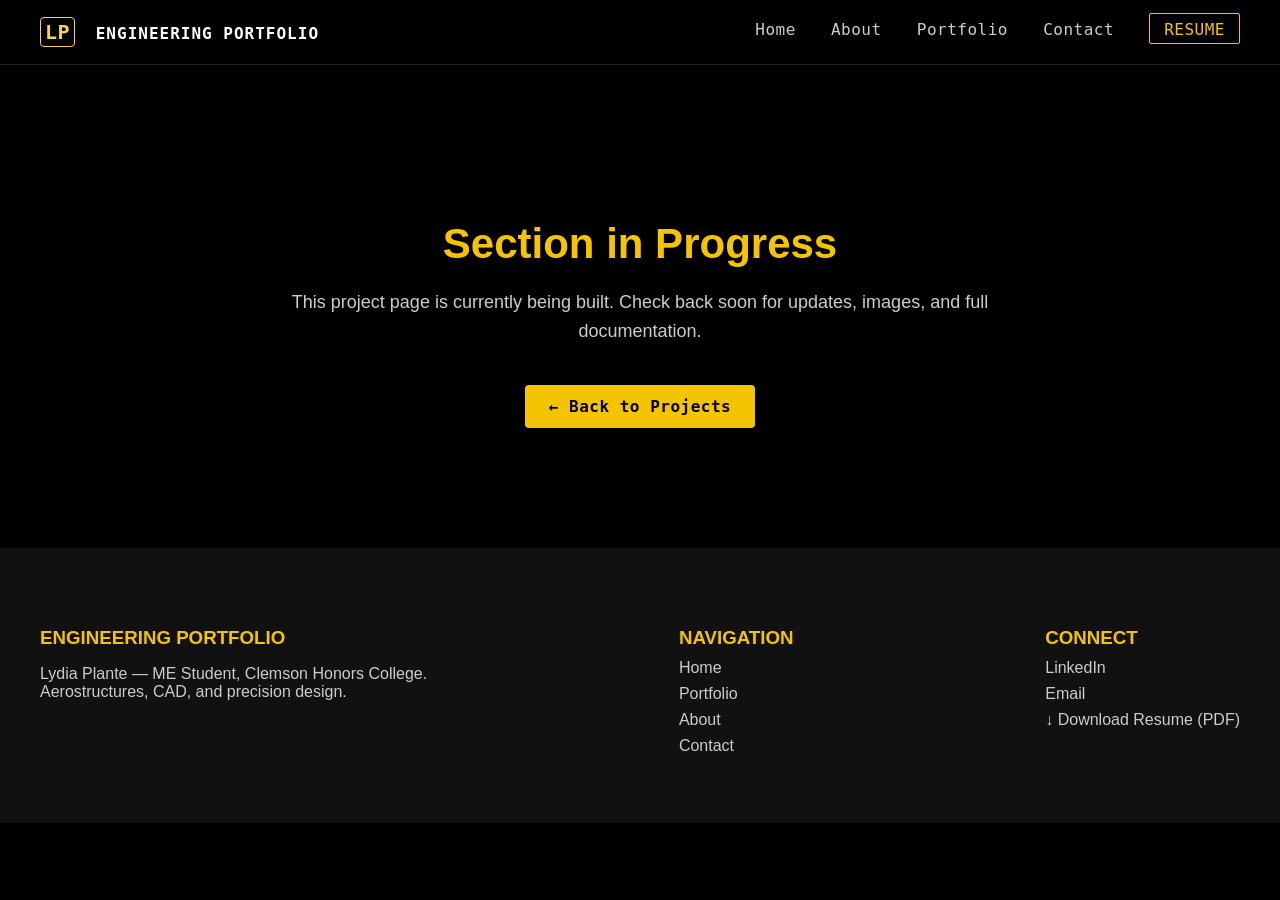
<file: in-progress.html>
<!DOCTYPE html>
<html lang="en">
<head>
  <meta charset="UTF-8">
  <title>Section in Progress – Lydia Plante</title>
  <link rel="stylesheet" href="style.css">
</head>

<body>

  <!-- NAVIGATION -->
  <header class="nav">
  <div class="nav-left">
  <span class="lp-logo">LP</span> ENGINEERING PORTFOLIO
</div>
    <nav class="nav-right">
      <a class="nav-link" href="index.html">Home</a>
      <a class="nav-link" href="about.html">About</a>
      <a class="nav-link" href="portfolio.html">Portfolio</a>
      <a class="nav-link" href="contact.html">Contact</a>
      <a class="resume-btn" href="LP ENGR Resume 6_23_26.pdf" target="_blank">RESUME</a>
    </nav>
  </header>

  <!-- IN PROGRESS SECTION -->
  <section class="in-progress">
    <h1>Section in Progress</h1>
    <p>
      This project page is currently being built.  
      Check back soon for updates, images, and full documentation.
    </p>

    <a class="back-btn" href="portfolio.html">← Back to Projects</a>
  </section>

  <!-- FOOTER -->
  <footer class="footer">
    <div class="footer-column">
      <h3>ENGINEERING PORTFOLIO</h3>
      <p>
        Lydia Plante — ME Student, Clemson Honors College.<br>
        Aerostructures, CAD, and precision design.
      </p>
    </div>

    <div class="footer-column">
      <h3>NAVIGATION</h3>
      <a href="index.html">Home</a>
      <a href="portfolio.html">Portfolio</a>
      <a href="about.html">About</a>
      <a href="contact.html">Contact</a>
    </div>

    <div class="footer-column">
      <h3>CONNECT</h3>
      <a href="https://www.linkedin.com/in/lydiaplante" target="_blank">LinkedIn</a>
      <a href="mailto:lydia.plante@gmail.com">Email</a>
      <a href="LP ENGR Resume 6_23_26.pdf" target="_blank">↓ Download Resume (PDF)</a>
    </div>
  </footer>

</body>
</html>
</file>
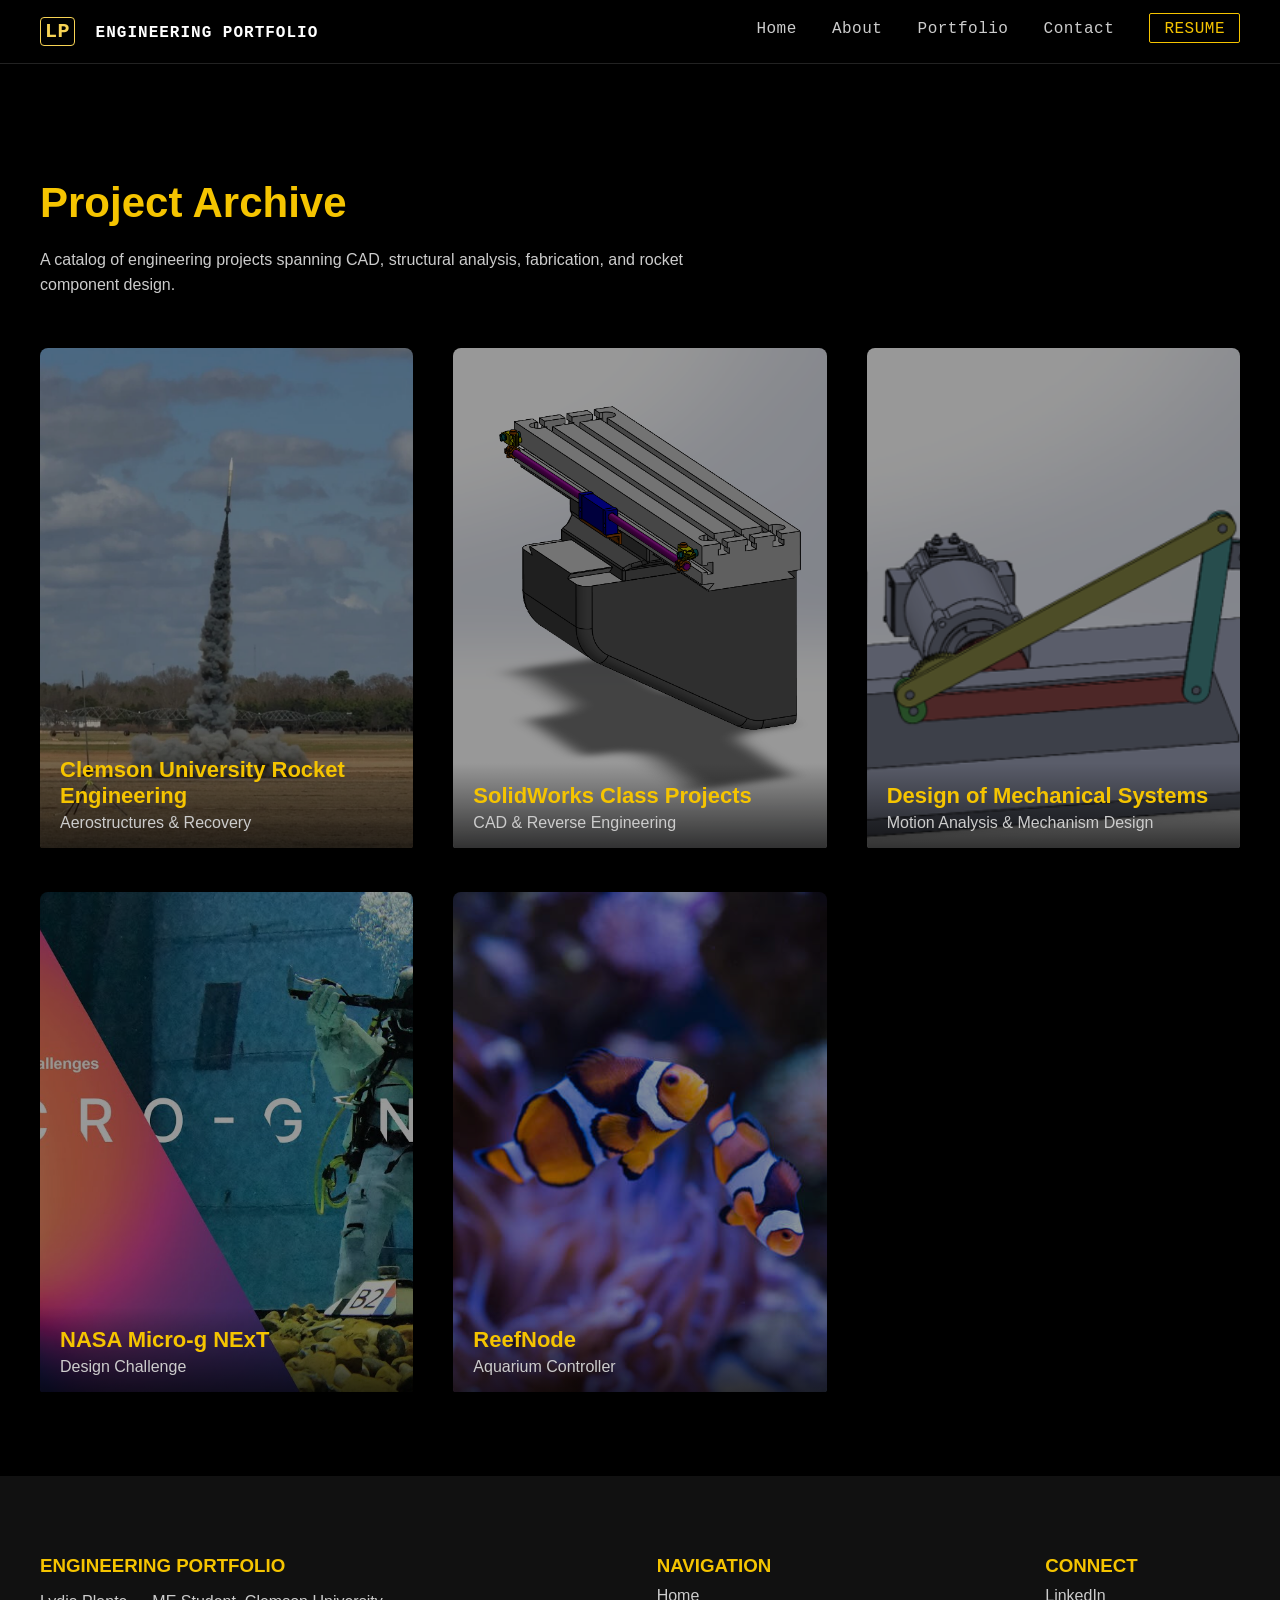
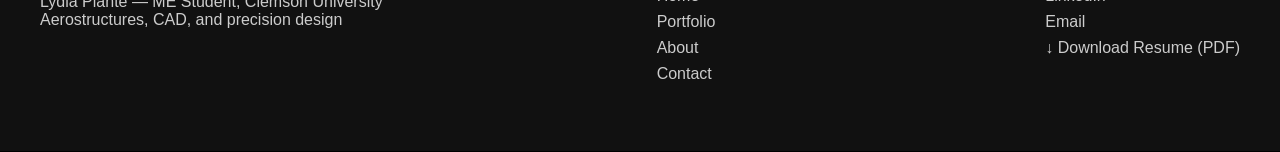
<file: portfolio.html>
<!DOCTYPE html>
<html lang="en">
<head>
  <meta charset="UTF-8">
  <title>Projects – Lydia Plante</title>
  <link rel="stylesheet" href="style.css">
</head>

<body>

  <!-- NAVIGATION -->
  <header class="nav">
  <div class="nav-left">
  <span class="lp-logo">LP</span> ENGINEERING PORTFOLIO
</div>
    <nav class="nav-right">
      <a class="nav-link" href="index.html">Home</a>
      <a class="nav-link" href="about.html">About</a>
      <a class="nav-link" href="portfolio.html">Portfolio</a>
      <a class="nav-link" href="contact.html">Contact</a>
      <a class="resume-btn" href="LP Resume 10_20_2026.pdf" target="_blank">RESUME</a>
    </nav>
  </header>

  <!-- PROJECTS LANDING SECTION -->
  <section class="projects-landing">

    <h1>Project Archive</h1>
    <p class="projects-subtext">
      A catalog of engineering projects spanning CAD, structural analysis,
      fabrication, and rocket component design.
    </p>

    <div class="projects-grid">

      <!-- PROJECT TILE 1 -->
      <a href="CURE.html" class="project-tile">
        <img src="Visuals/testlaunch.jpg" alt="">
        <div class="project-overlay">
          <h3>Clemson University Rocket Engineering</h3>
          <p>Aerostructures & Recovery</p>
        </div>
      </a>

      <!-- PROJECT TILE 2 -->
      <a href="SolidWorks.html" class="project-tile">
        <img src="Visuals/Solidworks Table.png" alt="">
        <div class="project-overlay">
          <h3>SolidWorks Class Projects</h3>
          <p>CAD & Reverse Engineering</p>
        </div>
      </a>

       <!-- PROJECT TILE 3 -->
      <a href="in-progress.html" class="project-tile">
        <img src="Visuals/mechsystemhopebetter.png" alt="">
        <div class="project-overlay">
          <h3>Design of Mechanical Systems</h3>
          <p>Motion Analysis & Mechanism Design</p>
        </div>
      </a> 
      
           <!-- PROJECT TILE 4 -->
      <a href="in-progress.html" class="project-tile">
        <img src="Visuals/microgcover.jpg" alt="">
        <div class="project-overlay">
          <h3>NASA Micro-g NExT</h3>
          <p>Design Challenge</p>
        </div>
      </a>  

              <!-- PROJECT TILE 5 -->
      <a href="ReefNode.html" class="project-tile">
        <img src="Visuals/clown-fish.jpg" alt="">
        <div class="project-overlay">
          <h3>ReefNode</h3>
          <p>Aquarium Controller</p>
        </div>
      </a>       

    </div>
            <!-- Add more tiles as needed -->

  </section>

  <!-- FOOTER -->
  <footer class="footer">
    <div class="footer-column">
      <h3>ENGINEERING PORTFOLIO</h3>
      <p>
        Lydia Plante — ME Student, Clemson University<br>
        Aerostructures, CAD, and precision design
      </p>
    </div>

    <div class="footer-column">
      <h3>NAVIGATION</h3>
      <a href="index.html">Home</a>
      <a href="portfolio.html">Portfolio</a>
      <a href="about.html">About</a>
      <a href="contact.html">Contact</a>
    </div>

    <div class="footer-column">
      <h3>CONNECT</h3>
      <a href="https://www.linkedin.com/in/lydiaplante" target="_blank">LinkedIn</a>
      <a href="mailto:lydia.plante@gmail.com">Email</a>
      <a href="LP Resume 10_20_2026.pdf" target="_blank">↓ Download Resume (PDF)</a>
    </div>
  </footer>

</body>
</html>
</file>
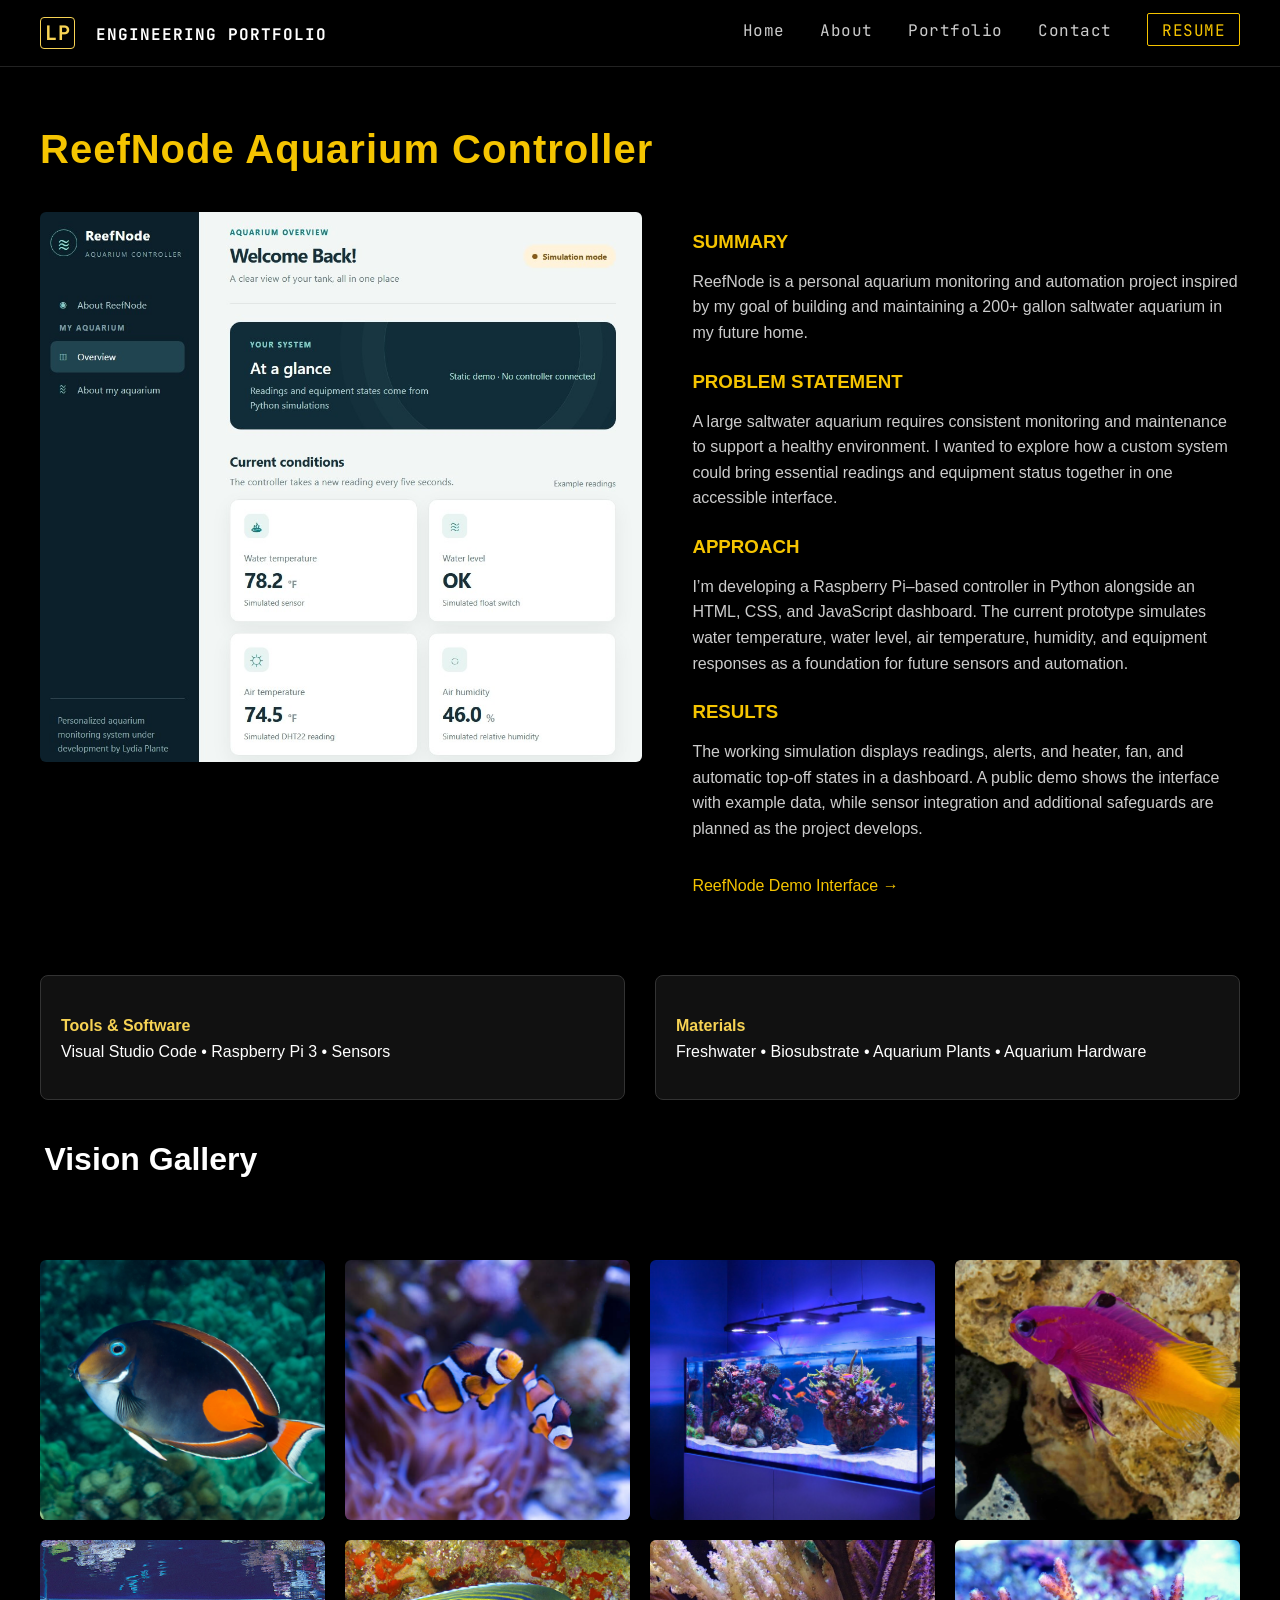
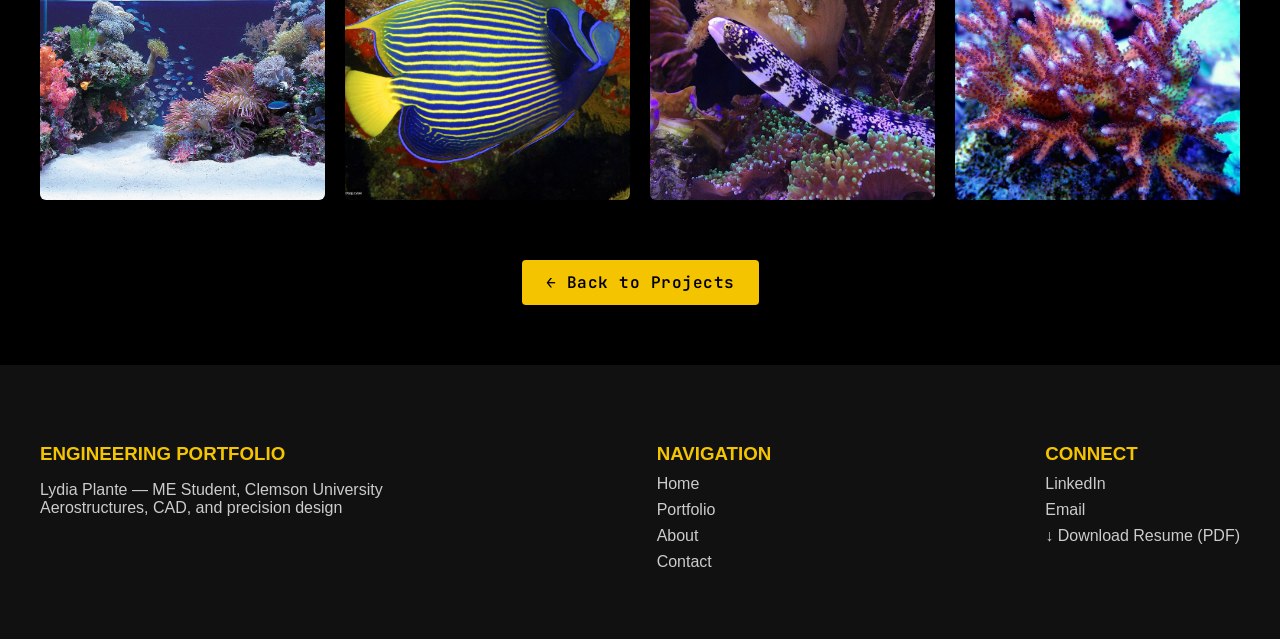
<file: ReefNode.html>
<!DOCTYPE html>
<html lang="en">
<head>
  <meta charset="UTF-8">
  <title>ReefNode Aquarium Controller</title>
  <link href="https://fonts.googleapis.com/css2?family=JetBrains+Mono:wght@400;500;700&display=swap" rel="stylesheet">
  <link rel="stylesheet" href="style.css">
</head>

<body>

  <!-- NAVIGATION -->
  <header class="nav">
  <div class="nav-left">
  <span class="lp-logo">LP</span> ENGINEERING PORTFOLIO
</div>
    <nav class="nav-right">
      <a class="nav-link" href="index.html">Home</a>
      <a class="nav-link" href="about.html">About</a>
      <a class="nav-link" href="portfolio.html">Portfolio</a>
      <a class="nav-link" href="contact.html">Contact</a>
      <a class="resume-btn" href="LP Resume 10_20_2026.pdf" target="_blank">RESUME</a>
    </nav>
  </header>

  <section class="project-header">
  <h1>ReefNode Aquarium Controller</h1>
</section>

  <!-- TOP SPLIT SECTION -->
<section class="project-split">

  <div class="project-split-left">
    <img src="Visuals/ReefNodeInterface.jpeg" alt="Interface">
  </div>

  <div class="project-split-right">

    <div class="project-section">
      <h3>SUMMARY</h3>
      <p>
        ReefNode is a personal aquarium monitoring and automation project inspired
        by my goal of building and maintaining a 200+ gallon saltwater aquarium in my future home.
      </p>
    </div>

    <div class="project-section">
      <h3>PROBLEM STATEMENT</h3>
      <p>
        A large saltwater aquarium requires consistent monitoring and maintenance to support a healthy environment.
        I wanted to explore how a custom system could bring essential readings and equipment status together in one accessible
        interface.
      </p>
    </div>

    <div class="project-section">
      <h3>APPROACH</h3>
      <p>
     I’m developing a Raspberry Pi–based controller in Python alongside an HTML, CSS, and JavaScript dashboard.
     The current prototype simulates water temperature, water level, air temperature, humidity, and equipment responses
     as a foundation for future sensors and automation.
      </p>
    </div>

    <div class="project-section">
      <h3>RESULTS</h3>
      <p>
      The working simulation displays readings, alerts, and heater, fan, and automatic top-off states in a dashboard.
      A public demo shows the interface with example data, while sensor integration and additional safeguards are planned
      as the project develops.
      </p>
    </div>

    <a class="report-link" href="https://lydiamplante.github.io/ReefNode/" target="_blank">
  ReefNode Demo Interface →
</a>

  </div>

<div class="bottom-row full-width">
  <div class="bottom-box">
    <h4>Tools & Software</h4>
    <p>Visual Studio Code • Raspberry Pi 3 • Sensors<br><br></p>
  </div>

  <div class="bottom-box">
    <h4>Materials</h4>
    <p>Freshwater • Biosubstrate • Aquarium Plants • Aquarium Hardware<br><br></p>
  </div>
</div>


</div>


</section>

  <!-- VISION GALLERY -->
   <h1>&nbsp;&nbsp;&nbsp;&nbsp;&nbsp;Vision Gallery</h1>
  <section class="project-gallery">
    <img src="Visuals/achilles_tang.jpg" alt="">
    <img src="Visuals/clown-fish.jpg" alt="">
    <img src="Visuals/tankvision1.jpg" alt="">
    <img src="Visuals/royalgramma.jpeg" alt="">
    <img src="Visuals/tankvision2.jpg" alt="">
    <img src="Visuals/emperor_angelfish.jpg" alt="">
    <img src="Visuals/eel.jpg" alt="">
    <img src="Visuals/sps-corals-2.jpg" alt="">
  </section>

  <div class="back-container">
    <a class="back-btn" href="portfolio.html">← Back to Projects</a>
  </div>

  <!-- FOOTER -->
  <footer class="footer">
    <div class="footer-column">
      <h3>ENGINEERING PORTFOLIO</h3>
      <p>
        Lydia Plante — ME Student, Clemson University<br>
        Aerostructures, CAD, and precision design
      </p>
    </div>

    <div class="footer-column">
      <h3>NAVIGATION</h3>
      <a href="index.html">Home</a>
      <a href="portfolio.html">Portfolio</a>
      <a href="about.html">About</a>
      <a href="contact.html">Contact</a>
    </div>

    <div class="footer-column">
      <h3>CONNECT</h3>
      <a href="https://www.linkedin.com/in/lydiaplante" target="_blank">LinkedIn</a>
      <a href="mailto:lydia.plante@gmail.com">Email</a>
      <a href="LP Resume 10_20_2026.pdf" target="_blank">↓ Download Resume (PDF)</a>
</div>
</file>
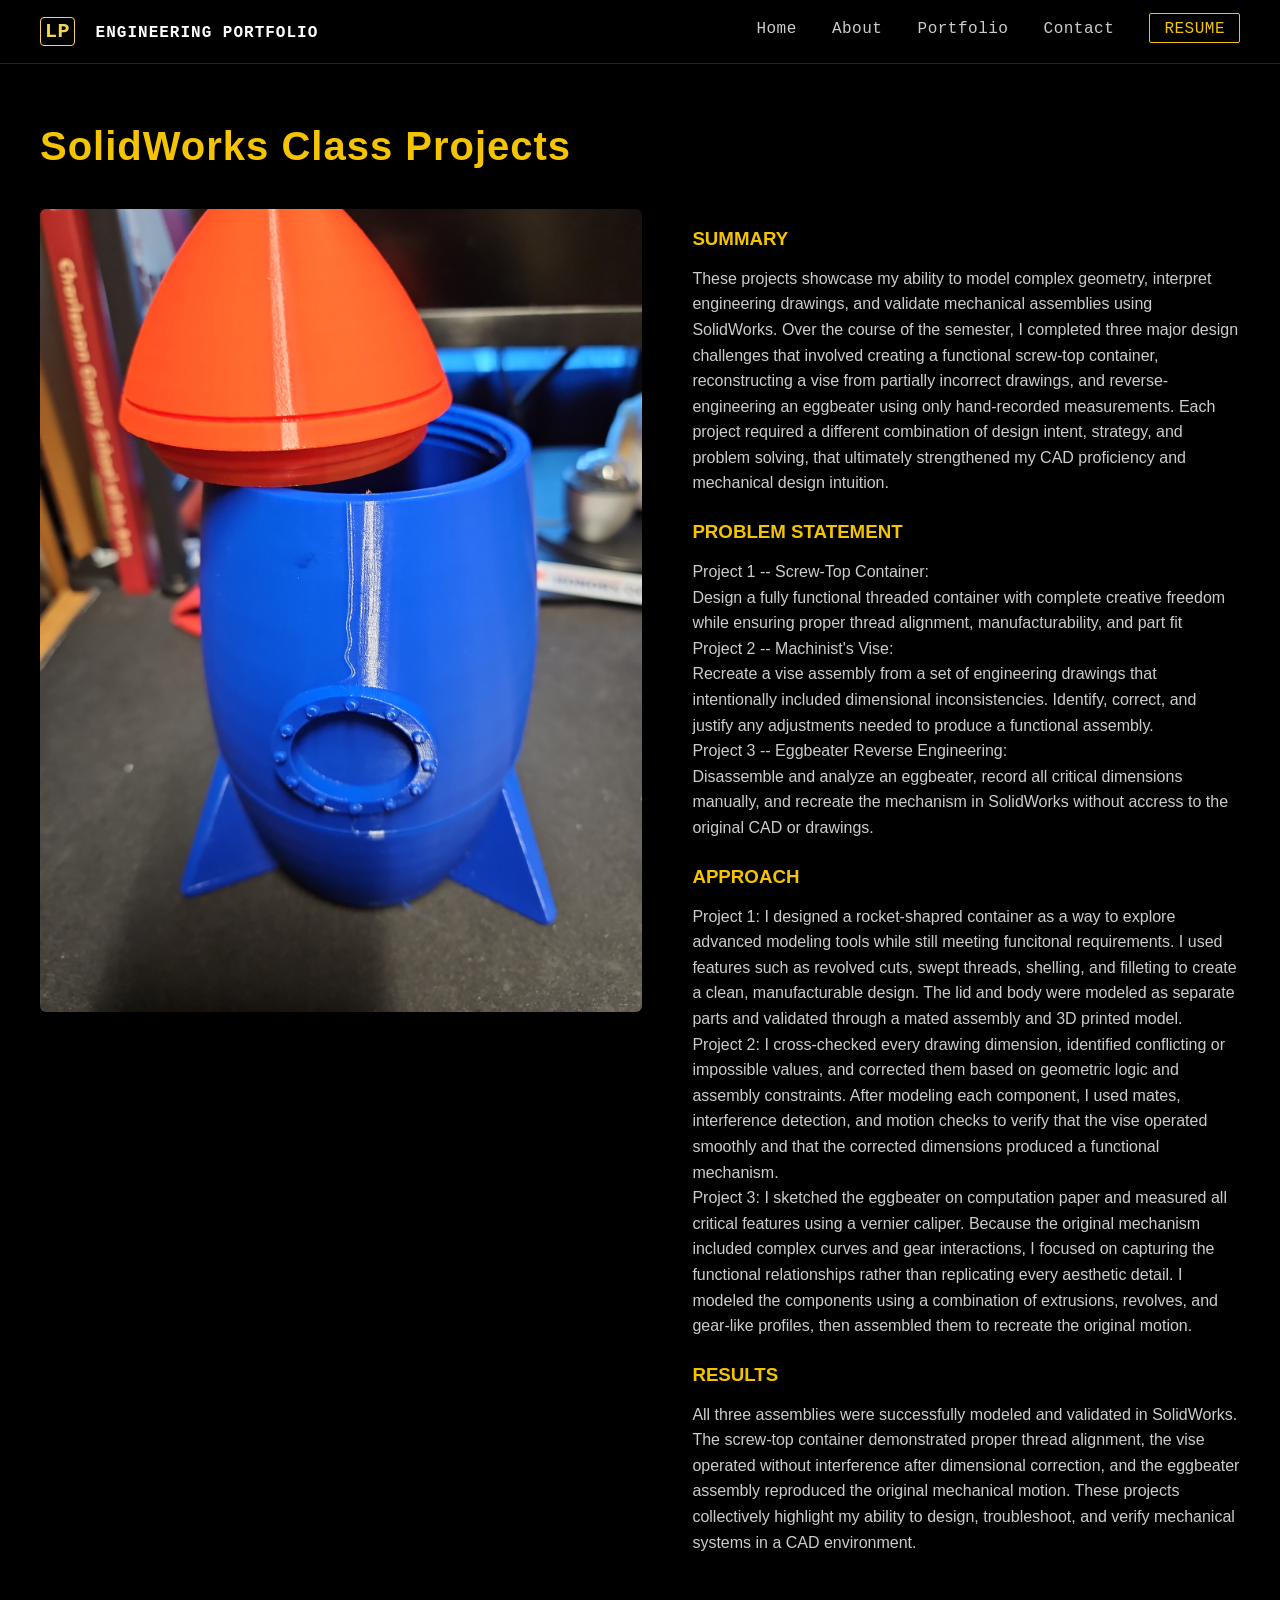
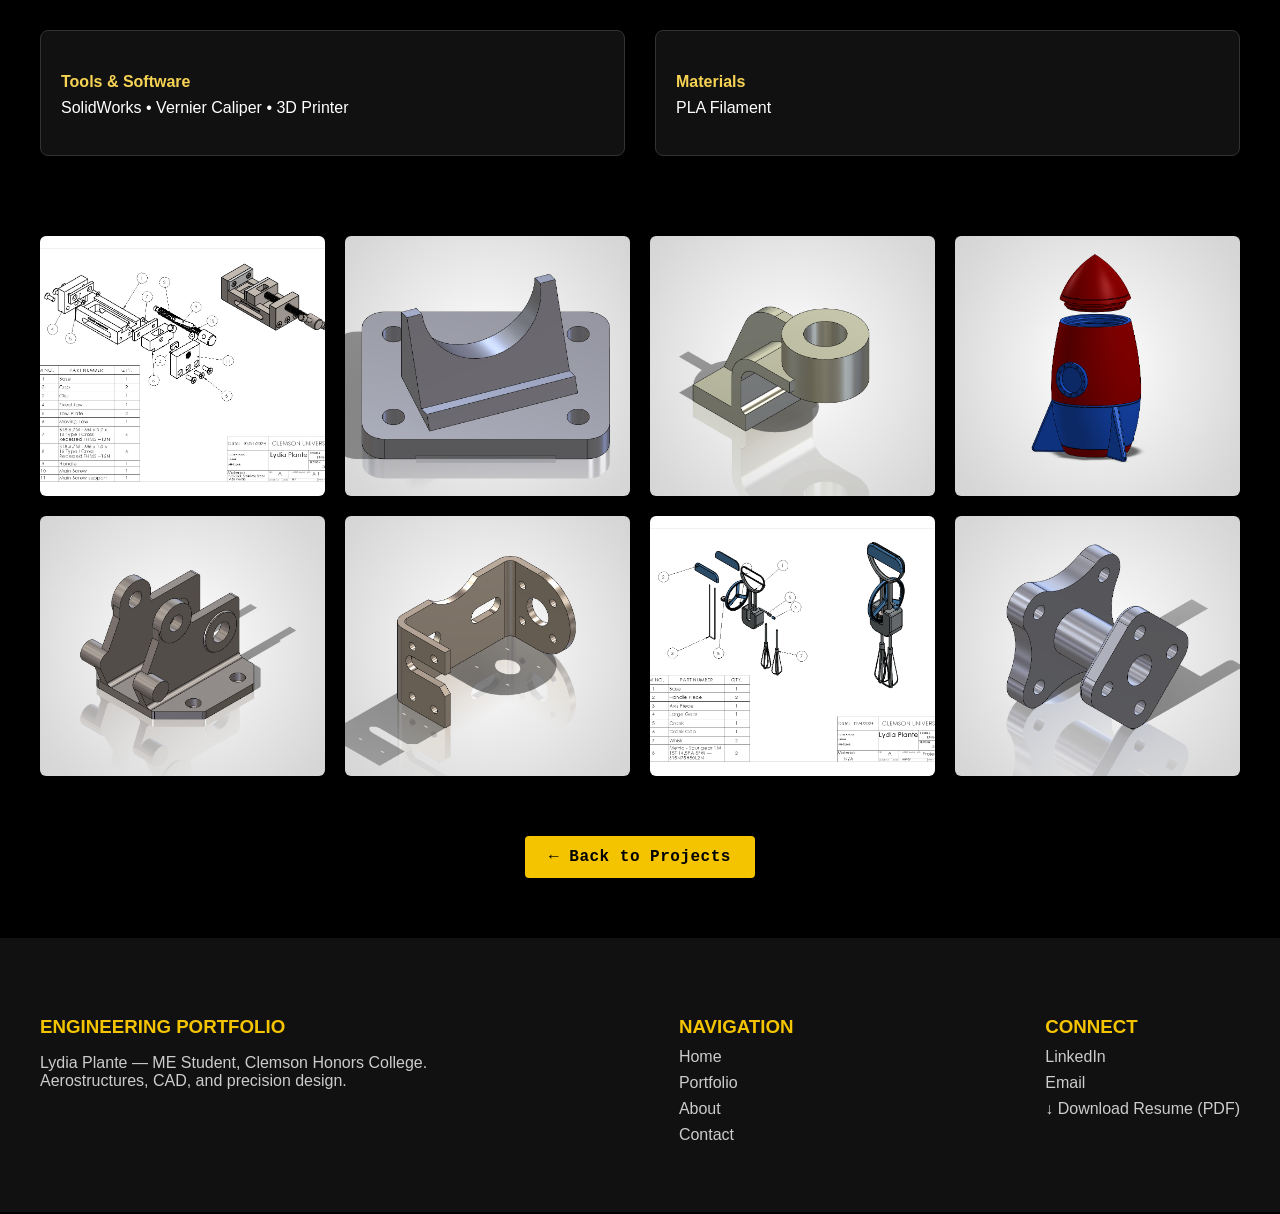
<file: SolidWorks.html>
<!DOCTYPE html>
<html lang="en">
<head>
  <meta charset="UTF-8">
  <title>Clemson Rocket Engineering – Aerostructures</title>
  <link rel="stylesheet" href="style.css">
</head>

<body>

  <!-- NAVIGATION -->
  <header class="nav">
  <div class="nav-left">
  <span class="lp-logo">LP</span> ENGINEERING PORTFOLIO
</div>
    <nav class="nav-right">
      <a class="nav-link" href="index.html">Home</a>
      <a class="nav-link" href="about.html">About</a>
      <a class="nav-link" href="portfolio.html">Portfolio</a>
      <a class="nav-link" href="contact.html">Contact</a>
      <a class="resume-btn" href="LP Resume 10_20_2026.pdf" target="_blank">RESUME</a>
    </nav>
  </header>

  <section class="project-header">
  <h1>SolidWorks Class Projects</h1>
</section>

  <!-- TOP SPLIT SECTION -->
<section class="project-split">

  <div class="project-split-left">
    <img src="Visuals/screwtop.jpg" alt="Rocket Launch">
  </div>

  <div class="project-split-right">

    <div class="project-section">
      <h3>SUMMARY</h3>
      <p>
        These projects showcase my ability to model complex geometry, interpret
        engineering drawings, and validate mechanical assemblies using SolidWorks. Over
        the course of the semester, I completed three major design challenges that involved creating
        a functional screw-top container, reconstructing a vise from partially incorrect drawings, and
        reverse-engineering an eggbeater using only hand-recorded measurements. Each project required a
        different combination of design intent, strategy, and problem solving, that ultimately strengthened
        my CAD proficiency and mechanical design intuition.
      </p>
    </div>

    <div class="project-section">
      <h3>PROBLEM STATEMENT</h3>
      <p>
        Project 1 -- Screw-Top Container: <br>
        Design a fully functional threaded container with complete creative freedom
        while ensuring proper thread alignment, manufacturability, and part fit <br>
        Project 2 -- Machinist's Vise: <br>
        Recreate a vise assembly from a set of engineering drawings that intentionally included
        dimensional inconsistencies. Identify, correct, and justify any adjustments needed to produce
        a functional assembly. <br>
        Project 3 -- Eggbeater Reverse Engineering: <br>
        Disassemble and analyze an eggbeater, record all critical dimensions manually,
        and recreate the mechanism in SolidWorks without accress to the original CAD or drawings.
      </p>
    </div>

    <div class="project-section">
      <h3>APPROACH</h3>
      <p>
      Project 1: I designed a rocket-shapred container as a way to explore advanced modeling
      tools while still meeting funcitonal requirements. I used features such as revolved cuts, swept threads,
      shelling, and filleting to create a clean, manufacturable design. The lid and body were modeled as separate
      parts and validated through a mated assembly and 3D printed model. <br>
      Project 2: I cross‑checked every drawing dimension, identified conflicting or impossible values, 
      and corrected them based on geometric logic and assembly constraints. After modeling each component, 
      I used mates, interference detection, and motion checks to verify that the vise operated smoothly and that the 
      corrected dimensions produced a functional mechanism. <br>
      Project 3: I sketched the eggbeater on computation paper and measured all critical features using a vernier caliper. 
      Because the original mechanism included complex curves and gear interactions, I focused on capturing the functional 
      relationships rather than replicating every aesthetic detail. I modeled the components using a combination of extrusions, 
      revolves, and gear‑like profiles, then assembled them to recreate the original motion.
      </p>
    </div>

    <div class="project-section">
      <h3>RESULTS</h3>
      <p>
        All three assemblies were successfully modeled and validated in SolidWorks. The screw-top container demonstrated
        proper thread alignment, the vise operated without interference after dimensional correction, and the eggbeater
        assembly reproduced the original mechanical motion. These projects collectively highlight my ability to design, 
        troubleshoot, and verify mechanical systems in a CAD environment.
      </p>
    </div>

  </div>

<div class="bottom-row full-width">
  <div class="bottom-box">
    <h4>Tools & Software</h4>
    <p>SolidWorks • Vernier Caliper • 3D Printer<br><br></p>
  </div>

  <div class="bottom-box">
    <h4>Materials</h4>
    <p>PLA Filament<br><br></p>
  </div>
</div>


</div>


</section>


  <!-- TECHNICAL DRAWINGS GALLERY -->
  <section class="project-gallery">
    <img src="Visuals/lmplant-P2-assembly-drawing.JPG" alt="">
    <img src="Visuals/ICA15.JPG" alt="">
    <img src="Visuals/ICA18.JPG" alt="">
    <img src="Visuals/RocketScrewAssembly.JPG" alt="">
    <img src="Visuals/ICA16.JPG" alt="">
    <img src="Visuals/ICA13.JPG" alt="">
    <img src="Visuals/Egg Beater Assembly.PNG" alt="">
    <img src="Visuals/ICA14.JPG" alt="">
  </section>

  <div class="back-container">
    <a class="back-btn" href="portfolio.html">← Back to Projects</a>
  </div>

  <!-- FOOTER -->
  <footer class="footer">
    <div class="footer-column">
      <h3>ENGINEERING PORTFOLIO</h3>
      <p>
        Lydia Plante — ME Student, Clemson Honors College.<br>
        Aerostructures, CAD, and precision design.
      </p>
    </div>

    <div class="footer-column">
      <h3>NAVIGATION</h3>
      <a href="index.html">Home</a>
      <a href="portfolio.html">Portfolio</a>
      <a href="about.html">About</a>
      <a href="contact.html">Contact</a>
    </div>

    <div class="footer-column">
      <h3>CONNECT</h3>
      <a href="https://www.linkedin.com/in/lydiaplante" target="_blank">LinkedIn</a>
      <a href="mailto:lydia.plante@gmail.com">Email</a>
      <a href="LP Resume 10_20_2026.pdf" target="_blank">↓ Download Resume (PDF)</a>
</div>
</file>
<file: style.css>
/* GLOBAL */
body {
  margin: 0;
  font-family: Arial, sans-serif;
  background: #000;
  color: white;
}

a {
  text-decoration: none;
  color: white;
}

/* NAVIGATION */
.nav {
  display: flex;
  justify-content: space-between;
  padding: 20px 40px;
  background: #000;
  border-bottom: 1px solid #222;
}

.nav-left {
  font-weight: bold;
  letter-spacing: 1px;
}

.nav-right a {
  margin-left: 25px;
  color: #ccc;
  position: relative;
  padding-bottom: 4px;
}

#scroll-progress {
  position: fixed;
  top: 0;
  left: 0;
  height: 5px;
  width: 0%;
  background: #f7d354;
  z-index: 9999;
  transition: width 0.1s ease-out;
  font-family: "Inter", sans-serif;
}

.scroll-animate {
  opacity: 0;
  transform: translateY(40px);
  transition: opacity 0.6s ease-out, transform 0.6s ease-out;
}

.scroll-animate.visible {
  opacity: 1;
  transform: translateY(0);
}


/* Normal nav links (Home, About, etc.) */
.nav-link::after {
  content: "";
  position: absolute;
  left: 0;
  bottom: 0;
  width: 0%;
  height: 2px;
  background: white;
  transition: width 0.25s ease;
}

.nav-link:hover::after {
  width: 100%;
}

/* RESUME BUTTON */
.resume-btn {
  border: 1px solid #f5c400;
  padding: 6px 14px;
  border-radius: 2px;
  color: #f5c400 !important;
  transition: 0.25s ease;
}

.resume-btn:hover {
  background: #f5c400;
  color: black !important;
}

/* HERO */
.hero {
  text-align: left;
  padding: 120px 40px 80px;
}

.subheading {
  color: #ccc;
  letter-spacing: 1px;
  font-size: 10px;
}

.name {
  font-size: 65px;
  margin: 10px 0;
}

.title {
  font-size: 60px;
  color: #f5c400;
  margin-top: -10px;
}

.description {
  max-width: 700px;
  color: #ccc;
  text-align: left;
}

.hero-buttons {
  margin-top: 30px;
}

.btn-primary {
  background: #f5c400;
  padding: 12px 24px;
  border-radius: 2px;
  color: black;
  margin-right: 20px;
}

.btn-primary:hover {
  background: #c09900;
}

.btn-outline {
  border: 1px solid #f5c400;
  padding: 12px 24px;
  border-radius: 2px;
  color: #f5c400;
}

.btn-outline:hover {
  background: #f5c400;
  color: black !important;
}

/* STATS */
.stats {
  display: flex;
  justify-content: space-around;
  padding: 50px 0;
  background: #000;
  border-top: 1px solid #222;
  border-bottom: 1px solid #222;
}

.stat-item {
  text-align: center;
}

.stat-value {
  font-size: 32px;
  font-weight: bold;
  color: #f5c400;
}

.stat-label {
  font-size: 14px;
  color: #ccc;
  margin-top: 6px;
  letter-spacing: 1px;
}

/* FEATURED PROJECTS */
.featured-projects {
  padding: 80px 40px;
  text-align: center;
}

.project-grid {
  display: grid;
  grid-template-columns: repeat(auto-fit,minmax(300px, 1fr));
  gap: 40px;
  margin-top: 40px;
}

.project-card {
  display: flex;
  flex-direction: column;
  height: 100%;
  background: #0a0a0a;
  padding: 20px;
  border-radius: 4px;
}

.project-card img {
  width: 100%;
  height: 450px;
  object-fit: cover;
  border-radius: 3px;
}

.project-card p {
  margin-top: 10px;
}

.see-all {
  display: inline-block;
  margin-top: 20px;
  border-color: #f5c400;
  color: #f5c400;
}

.see-all:hover {
  background: #f5c400;
  color: black !important;
}

/* TECHNICAL DRAWINGS */
.technical-drawings {
  padding: 80px 40px;
  text-align: left;
}

.drawing-carousel {
  display: flex;
  overflow-x: auto;
  gap: 20px;
  padding: 20px 0;
  scroll-snap-type: x mandatory;
}

.drawing-carousel img {
  width: 300px;
  border-radius: 3px;
  scroll-snap-align: start;
}


/* FOOTER */
.footer {
  display: flex;
  justify-content: space-between;
  padding: 40px;
  background: #111;
  color: #ccc;
}

.footer-right a {
  display: block;
  margin-bottom: 8px;
  color: #ccc;
}

/* ABOUT SECTION */
.about {
  padding: 80px 40px;
  max-width: 900px;
  text-align: left;
}

.about h2 {
  color: #f5c400;
  font-size: 40px;
  margin-bottom: 20px;
  text-align: left;
}

.about p {
  color: #ccc;
  line-height: 1.6;
  margin-bottom: 20px;
  text-align: left;
}

.about-resume-btn {
  display: inline-block;
  margin-top: 20px;
  padding: 12px 24px;
  border: 1px solid #f5c400;
  background: #f5c400;
  color: black;
  border-radius: 4px;
  font-family: "Courier New", monospace;
  letter-spacing: 1px;
  transition: 0.25s ease;
}

.about-resume-btn:hover {
  background: #c09900;
  color: black;
}

/* COURSEWORK + SKILLS SECTION */
.coursework-skills {
  display: grid;
  grid-template-columns: repeat(2, 1fr);
  gap: 40px;
  padding: 60px 40px;
}

.info-box {
  border: 1px solid #333;
  padding: 30px;
  border-radius: 6px;
  background: #0a0a0a;
}

.info-box h3 {
  color: #f5c400;
  margin-bottom: 20px;
  font-size: 22px;
  letter-spacing: 1px;
}

.info-box ul {
  list-style: none;
  padding: 0;
  margin: 0;
}

.info-box li {
  color: #ccc;
  margin-bottom: 10px;
  font-size: 16px;
  display: flex;
  gap: 10px;
  align-items: center;
  font-family: "JetBrains Mono", monospace;
}

.info-box li span {
  color: #f5c400;
  font-weight: bold;
  width: 30px;
  display: inline-block;
}

.two-col {
  columns: 2;
  -webkit-columns: 2;
  -moz-columns: 2;
}

.two-col li {
  break-inside: avoid;
  padding-right: 20px;
}

/* OUTSIDE OF ENGINEERING SECTION */
.outside-engineering {
  padding: 60px 40px;
}

.outside-grid {
  display: grid;
  grid-template-columns: 2fr 1fr;
  gap: 40px;
  align-items: start;
}

.outside-images {
  display: grid;
  grid-template-columns: 1fr 1fr;
  gap: 20px;
}

.outside-images img {
  width: 100%;
  height: 260px;
  object-fit: cover;
  border-radius: 6px;
}

.outside-text h3 {
  color: #f5c400;
  font-size: 26px;
  margin-bottom: 15px;
}

.outside-text p {
  color: #ccc;
  line-height: 1.6;
  font-size: 16px;
}

/* MOBILE RESPONSIVE */
@media (max-width: 900px) {
  .outside-grid {
    grid-template-columns: 1fr;
  }

  .outside-images {
    grid-template-columns: 1fr 1fr;
  }
}

@media (max-width: 600px) {
  .outside-images {
    grid-template-columns: 1fr;
  }
}

/* MOBILE RESPONSIVE */
@media (max-width: 800px) {
  .coursework-skills {
    grid-template-columns: 1fr;
  }
}

/* IMAGE GRID */
.image-grid-section {
  padding: 60px 40px;
  text-align: center;
}

.image-grid {
  display: grid;
  grid-template-columns: repeat(4, 1fr);
  gap: 40px;
}

.image-grid img {
  width: 100%;
  height: 300px;
  object-fit: cover;
  border-radius: 3px;
}

/* COLLABORATION CALL-TO-ACTION */
.collab-cta {
  padding: 80px 40px;
}

.collab-box {
  border: 1px solid #51440d;
  padding: 40px 50px;
  text-align: left;
  max-width: 1200px;
  margin: auto;
  width: 90%;
  border-radius: 6px;
  background: #1c1a12;
}

.collab-box h3 {
  color: #f5c400;
  font-size: 28px;
  margin-bottom: 15px;
}

.collab-box p {
  color: #ccc;
  font-size: 17px;
  margin-bottom: 25px;
  line-height: 1.6;
}

.collab-btn {
  display: inline-block;
  padding: 12px 28px;
  background: #f5c400;
  color: black;
  border-radius: 4px;
  font-family: "Courier New", monospace;
  letter-spacing: 1px;
  transition: 0.25s ease;
}

.collab-btn:hover {
  background: transparent;
  color: #f5c400;
  border: 1px solid #f5c400;
}

/* FOOTER */
.footer {
  display: flex;
  justify-content: space-between;
  padding: 60px 40px;
  background: #111;
  color: #ccc;
}

.footer-column h3 {
  color: #f5c400;
  margin-bottom: 10px;
}

.footer-column a {
  display: block;
  color: #ccc;
  margin-bottom: 8px;
  transition: 0.2s;
}

.footer-column a:hover {
  color: #f5c400;
}

/* CONTACT PAGE */
.contact-section {
  padding: 80px 40px;
  display: grid;
  grid-template-columns: 1.2fr 1fr;
  gap: 60px;
  align-items: start;
}

.contact-left h2 {
  color: #f5c400;
  font-size: 36px;
  margin-bottom: 10px;
}

.contact-left p {
  color: #ccc;
  margin-bottom: 30px;
  line-height: 1.6;
}

.contact-form {
  display: flex;
  flex-direction: column;
  gap: 15px;
}

.contact-form label {
  color: #f5c400;
  font-size: 14px;
  letter-spacing: 1px;
}

.contact-form input,
.contact-form textarea {
  background: #111;
  border: 1px solid #333;
  padding: 12px;
  color: #ccc;
  border-radius: 4px;
  font-size: 15px;
  font-family: "JetBrains Mono", monospace;
}

.contact-form textarea {
  height: 140px;
  resize: vertical;
}

.contact-btn {
  margin-top: 10px;
  padding: 12px 24px;
  background: #f5c400;
  color: black;
  border-radius: 4px;
  font-family: "Courier New", monospace;
  letter-spacing: 1px;
  transition: 0.25s ease;
  border: none;
  cursor: pointer;
}

.contact-btn:hover {
  background: transparent;
  color: #f5c400;
  border: 1px solid #f5c400;
}

.contact-right img {
  width: 520px;
  height: 700px;
  border-radius: 3px;
  object-fit: cover;
}

/* RESPONSIVE */
@media (max-width: 900px) {
  .contact-section {
    grid-template-columns: 1fr;
  }
}

/* PROJECTS LANDING */
.projects-landing {
  padding: 80px 40px;
  text-align: left;
}

.projects-landing h1 {
  color: #f5c400;
  font-size: 42px;
  margin-bottom: 10px;
  text-align: left;
}

.projects-subtext {
  color: #ccc;
  max-width: 700px;
  margin: 20px auto 50px 0;
  line-height: 1.6;
  text-align: left;
}

/* GRID */
.projects-grid {
  display: grid;
  grid-template-columns: repeat(auto-fit, minmax(350px, 1fr));
  gap: 40px;
}

/* PROJECT TILE */
.project-tile {
  position: relative;
  overflow: hidden;
  border-radius: 8px;
  display: block;
}

.project-tile img {
  width: 100%;
  max-width: 450px;
  height: 500px;
  object-fit: cover;
  filter: brightness(60%);
  transition: 0.3s ease;
}

/* OVERLAY TEXT */
.project-overlay {
  position: absolute;
  bottom: 0;
  left: 0;
  width: 100%;
  padding: 20px;
  background: linear-gradient(to top, rgba(0,0,0,0.7), transparent);
  color: white;
  transition: 0.3s ease;
}

.project-overlay h3 {
  margin: 0;
  font-size: 22px;
  color: #f5c400;
}

.project-overlay p {
  margin: 5px 0 0 0;
  color: #ccc;
}

/* HOVER EFFECT */
.project-tile:hover img {
  filter: brightness(100%);
}

.project-tile:hover .project-overlay {
  opacity: 0;
}

/* IN PROGRESS PAGE */
.in-progress {
  padding: 120px 40px;
  text-align: center;
  max-width: 800px;
  margin: auto;
}

.in-progress h1 {
  color: #f5c400;
  font-size: 42px;
  margin-bottom: 20px;
}

.in-progress p {
  color: #ccc;
  font-size: 18px;
  line-height: 1.6;
  margin-bottom: 40px;
}

.back-btn {
  display: inline-block;
  padding: 12px 24px;
  background: #f5c400;
  color: black;
  border-radius: 4px;
  font-family: "Courier New", monospace;
  letter-spacing: 1px;
  transition: 0.25s ease;
}

.back-btn:hover {
  background: transparent;
  color: #f5c400;
  border: 1px solid #f5c400;
}

/* PROJECT PAGE HEADER */
.project-header {
  text-align: center;
  padding: 60px 40px 20px 40px;
}

.project-header h1 {
  color: #f5c400;
  font-size: 40px;   /* larger title */
  font-weight: 700;
  letter-spacing: 1px;
  text-align: left;
  margin: 0;
}

/* HERO */
.project-hero img {
  width: 100%;
  height: 450px;
  object-fit: cover;
}

/* CONTENT */
.project-content {
  padding: 60px 40px;
  max-width: 900px;
  margin: auto;
}

.project-content h1 {
  color: #f5c400;
  font-size: 40px;
  margin-bottom: 30px;
}

.project-section {
  margin-bottom: 30px;
}

.project-section h3 {
  color: #f5c400;
  margin-bottom: 10px;
}

.project-section p {
  color: #ccc;
  line-height: 1.6;
}

.report-btn {
  display: inline-block;
  margin: 20px 0 40px 0;
  padding: 10px 20px;
  border: 1px solid #f5c400;
  color: #f5c400;
  border-radius: 4px;
  transition: 0.25s ease;
}

.report-btn:hover {
  background: #f5c400;
  color: black;
}

/* TOOLS & MATERIALS */
.project-lists {
  display: grid;
  grid-template-columns: 1fr 1fr;
  gap: 40px;
  margin-top: 40px;
}

.project-lists h3 {
  color: #f5c400;
  margin-bottom: 10px;
}

.project-lists ul {
  list-style: none;
  padding: 0;
}

.project-lists li {
  color: #ccc;
  margin-bottom: 8px;
}

/* GALLERY */
.project-gallery {
  padding: 60px 40px;
  display: grid;
  grid-template-columns: repeat(auto-fit, minmax(280px, 1fr));
  gap: 20px;
}

.project-gallery img {
  width: 100%;
  height: 260px;
  object-fit: cover;
  border-radius: 6px;
}

/* BACK BUTTON */
.back-container {
  text-align: center;
  padding-bottom: 60px;
}

.back-btn {
  display: inline-block;
  padding: 12px 24px;
  background: #f5c400;
  color: black;
  border-radius: 4px;
  font-family: "Courier New", monospace;
  letter-spacing: 1px;
  transition: 0.25s ease;
}

.back-btn:hover {
  background: transparent;
  color: #f5c400;
  border: 1px solid #f5c400;
}
/* SPLIT LAYOUT */
.project-split {
  display: grid;
  grid-template-columns: 1.1fr 1fr;
  gap: 50px;
  padding: 20px 40px;
  align-items: start;
}

.project-split-left img {
  width: 100%;
  height: auto;
  border-radius: 6px;
  object-fit: cover;
}

.project-split-right h1 {
  color: #f5c400;
  font-size: 36px;
  margin-bottom: 25px;
}

.project-split-right .project-section {
  margin-bottom: 25px;
}

.project-split-right h3 {
  color: #f5c400;
  margin-bottom: 8px;
}

.project-split-right p {
  color: #ccc;
  line-height: 1.6;
}

/* REPORT LINK */
.report-link {
  color: #f5c400;
  font-size: 16px;
  font-weight: 500;
  text-decoration: none;
  display: inline-block;
  margin: 10px 0 30px 0;
  transition: 0.25s ease;
}

.report-link:hover {
  color: #fff;
  text-decoration: underline;
}

.full-width {
  width: 100%;
  max-width: 100%;
}

.bottom-row {
  display: flex;
  flex-direction: row;
  justify-content: space-between;
  align-items: stretch;
  width: 100% !important;
  max-width: none !important;
  gap: 30px;
  grid-column: 1 / -1; /* span full width */
}

.bottom-box {
  flex: 1 1 0;
  width: 100%;
  background: #111;
  padding: 20px;
  border-radius: 8px;
  border: 1px solid #333;
  justify-content: flex-start;
}

.bottom-box h4 {
  color: #f7d354;
  margin-bottom: 8px;
}

.bottom-box p {
  margin: 0;
}


.integration-image {
  width: 100%;
  text-align: center;
  margin: 40px 0;
}

.integration-image img {
  width: 100%;
  height: auto;
  display: block;
  border-radius: 6px;
}

.integration-image p {
  margin-top: 0px;
  font-size: 16px;
  color: #ccc;
}


/* RESPONSIVE */
@media (max-width: 900px) {
  .project-split {
    grid-template-columns: 1fr;
  }
}

/* Scroll Progress */
/* Vertical Progress Bar Container */
#v-progress-container {
  position: fixed;
  top: 50%;
  left: 10px;
  transform: translateY(-50%);
  width: 2px;
  height: 30vh;
  background: rgba(255, 255, 255, 0.08);
  border-radius: 2px;
  z-index: 9999;
}

/* The actual progress bar */
#v-progress-bar {
  position: absolute;
  bottom: 0;
  width: 100%;
  height: 0%;
  background: #f7d354;
  border-radius: 2px;
  transition: height 0.1s ease-out;
}

/* Percentage label */
#v-progress-label {
  position: absolute;
  right: -20px;
  bottom: 0;
  font-size: 12px;
  font-family: "JetBrains Mono", "Fira Code", monospace;
  color: #f7d354;
  opacity: 0.8;
  transition: bottom 0.1s ease-out;
}

#scroll-top-btn {
  position: fixed;
  bottom: 40px;
  left: 40px; /* left side to balance your vertical progress bar */
  width: 38px;
  height: 38px;
  background: #f7d354;
  color: #111;
  border-radius: 50%;
  display: flex;
  justify-content: center;
  align-items: center;
  font-size: 20px;
  font-weight: bold;
  cursor: pointer;
  opacity: 0;
  pointer-events: none;
  transition: opacity 0.25s ease-out, transform 0.25s ease-out;
  z-index: 1000000;
}

#scroll-top-btn.visible {
  opacity: 1;
  pointer-events: auto;
  transform: translateY(0);
}

#scroll-top-btn:hover {
  transform: scale(1.1);
}

.lp-logo {
  font-family: "Courier New", monospace;
  font-weight: bold;
  font-size: 20px;
  color: #f7d354;
  letter-spacing: 1px;
  margin-right: 10px;
  padding: 2px 4px;
  border: 1px solid #f7d354;
  border-radius: 4px;
}


/* NAVIGATION + BUTTON TYPOGRAPHY UPDATE */
.nav,
.nav a,
.nav-link,
.resume-btn,
.btn-primary,
.btn-outline,
.about-resume-btn,
.collab-btn,
.contact-btn,
.back-btn,
.report-btn,
.see-all,
.lp-logo {
font-family: "JetBrains Mono", monospace !important;
  letter-spacing: 0.5px;
}

/* Optional: Make nav links slightly lighter for that clean UI feel */
.nav-right a {
  font-weight: 400;
}

/* Resume button + outline buttons should feel bold */
.resume-btn,
.btn-outline,
.btn-primary,
.collab-btn,
.contact-btn,
.back-btn,
.about-resume-btn,
.report-btn {
  font-weight: 600;
}
</file>
